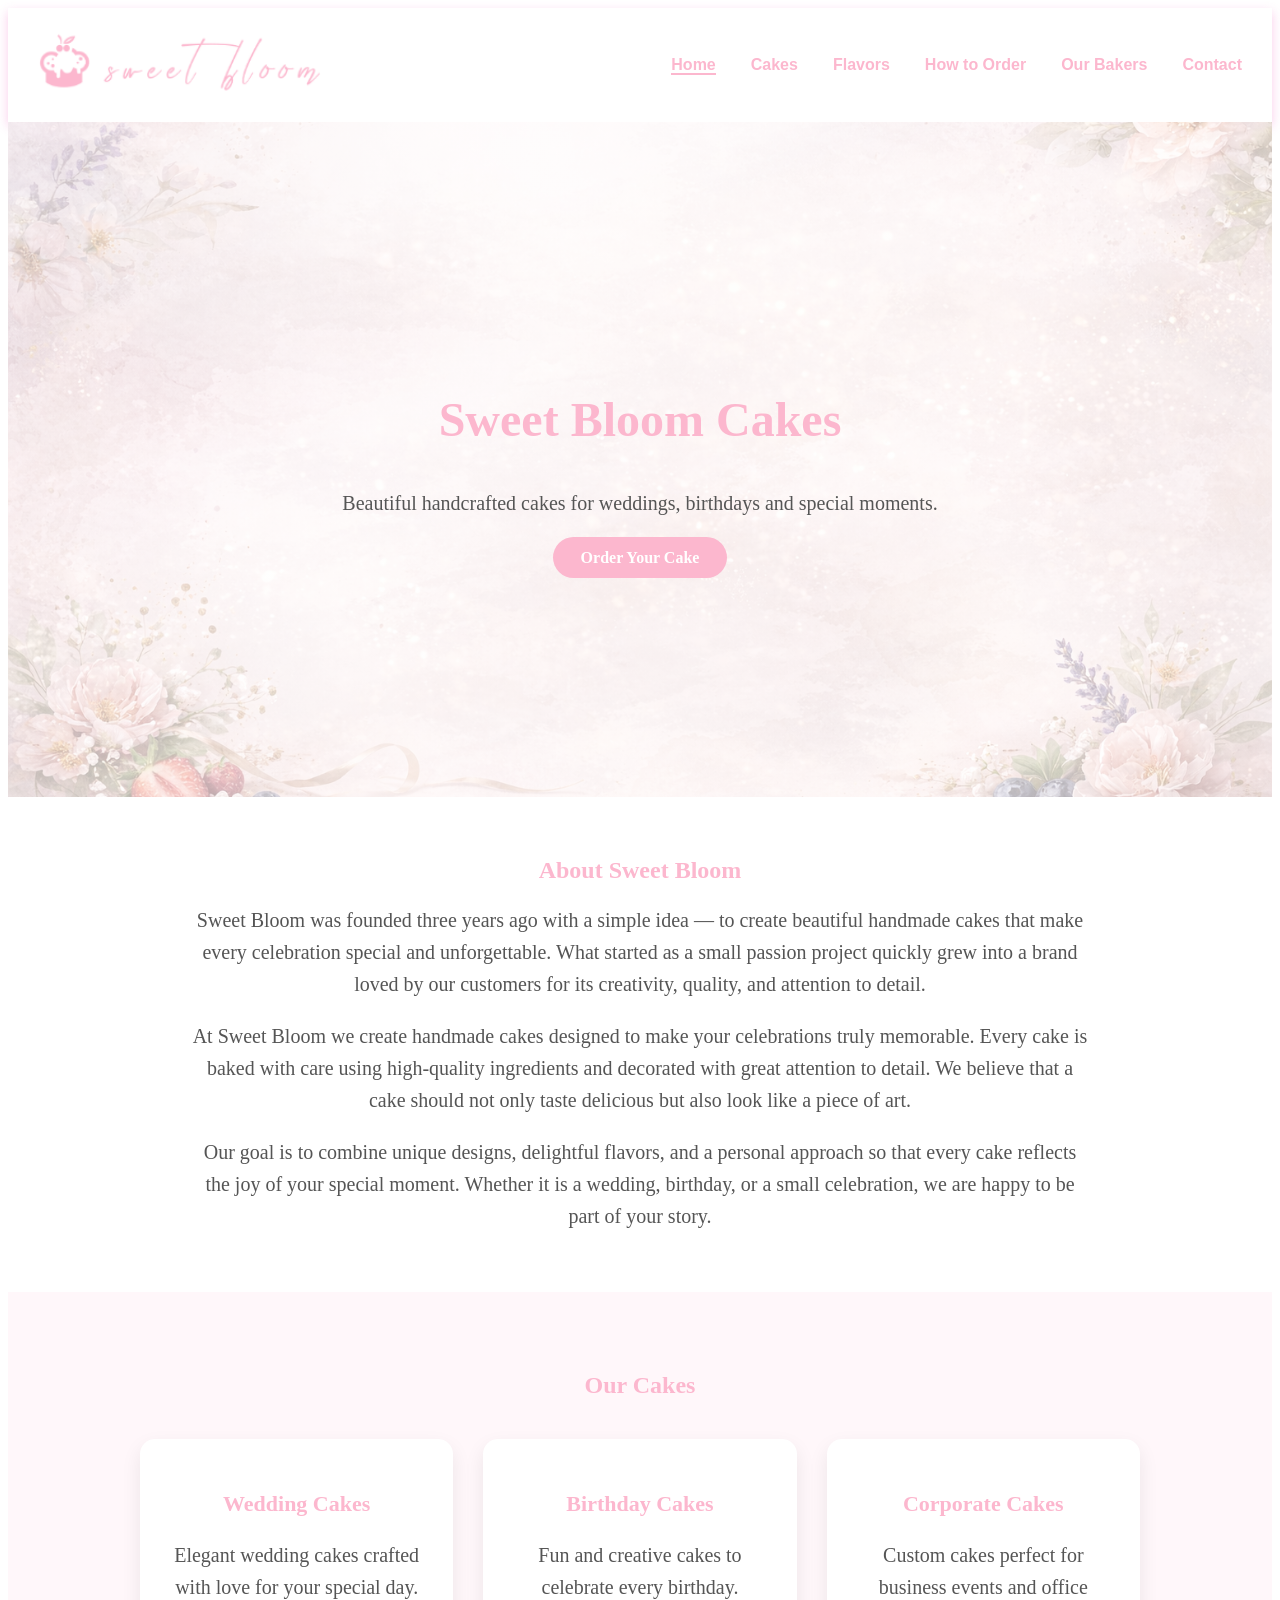
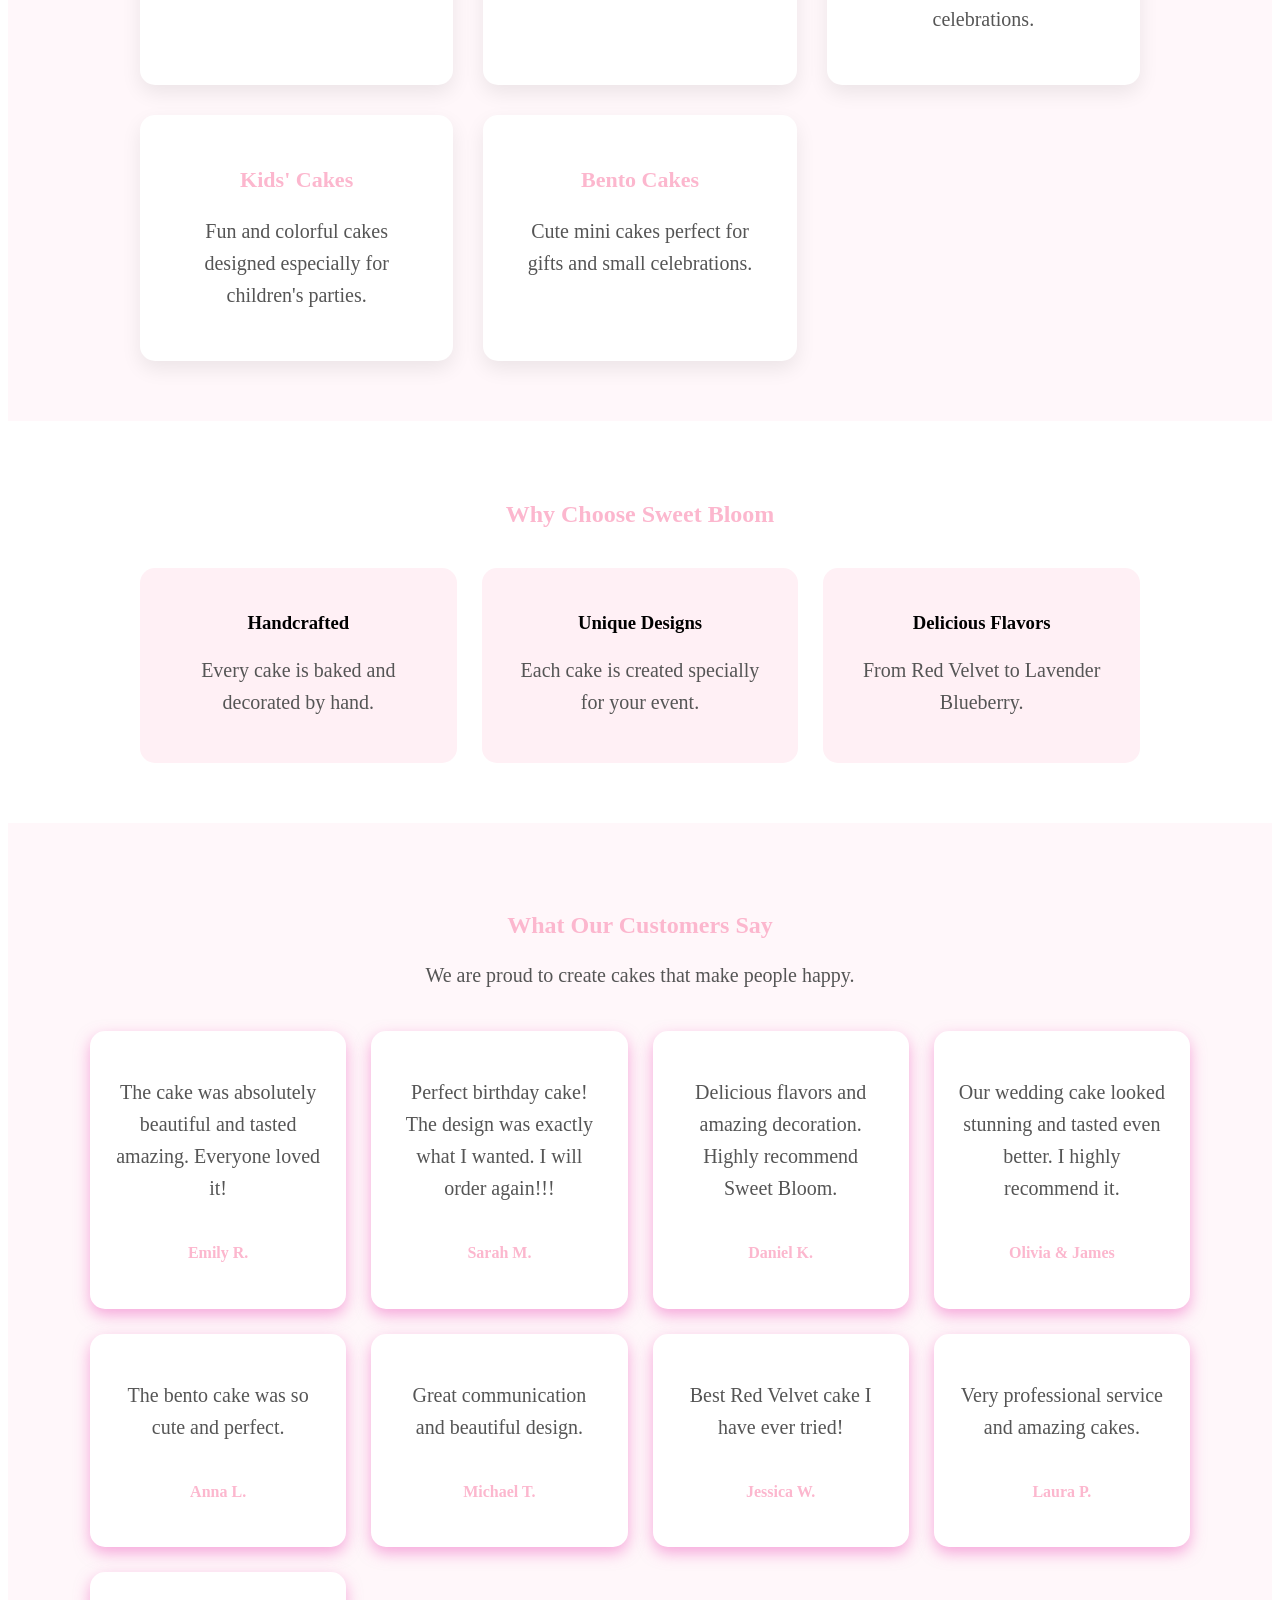
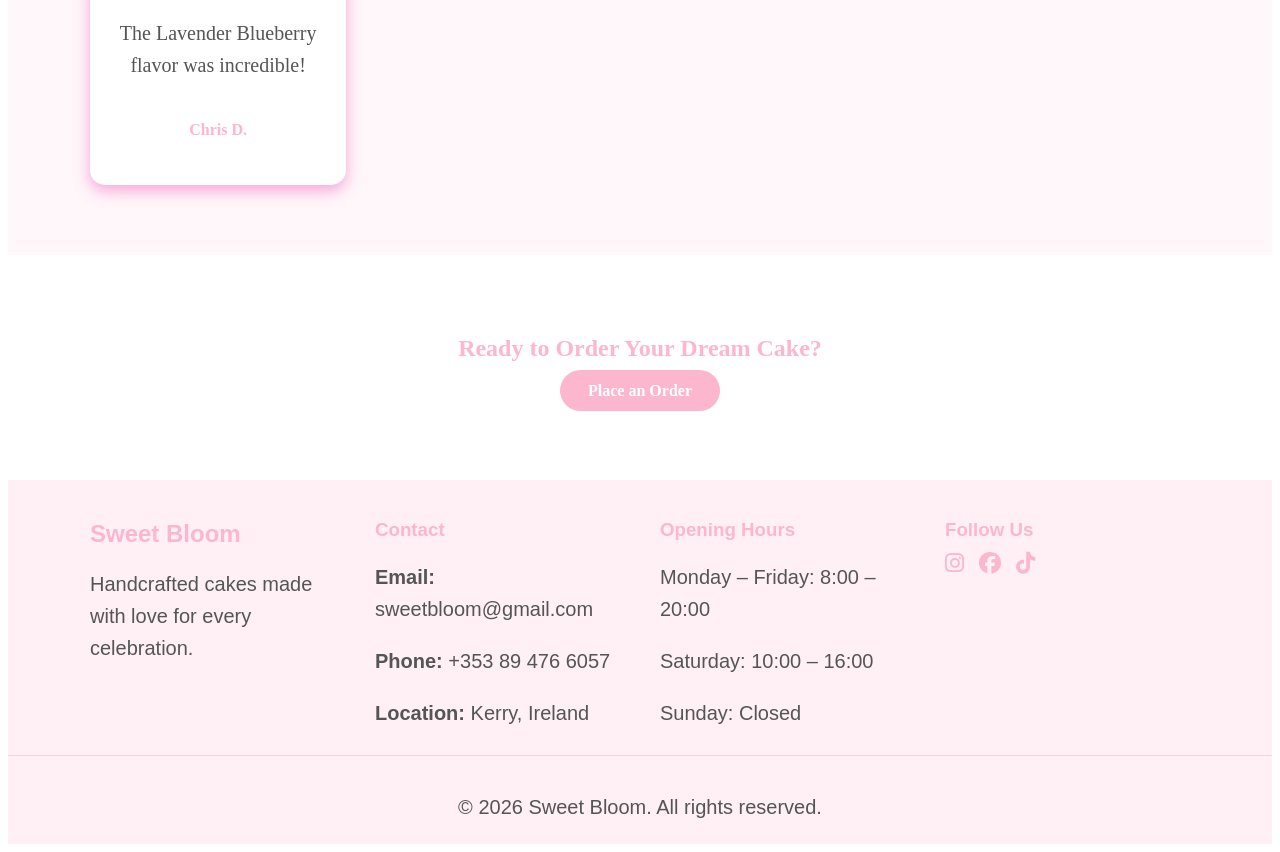
<file: index.html>
<!doctype html>
<html lang="en">
  <head>
    <meta charset="UTF-8" />
    <meta name="viewport" content="width=device-width, initial-scale=1.0" />
    <title>Sweet bloom</title>
  </head>

  <link
      rel="stylesheet"
      href="https://cdnjs.cloudflare.com/ajax/libs/font-awesome/6.5.0/css/all.min.css"
    />
  <link rel="stylesheet" href="./styles/index.css" />
  <body>
    <header>
      <nav class="navbar">
        <a href="#" class="logo">
          <img
            src="./images/logo/Screenshot 2026-03-10 151927.png"
            alt="Sweet Bloom"
          />
        </a>
        <ul class="nav-menu">
          <li><a href="#" class="active">Home</a></li>
          <li><a href="./pages/cakes.html">Cakes</a></li>
          <li><a href="./pages/flavors.html">Flavors</a></li>
          <li><a href="./pages/order.html">How to Order</a></li>
          <li><a href="./pages/bakers.html">Our Bakers</a></li>
          <li><a href="./pages/contact.html">Contact</a></li>
        </ul>
      </nav>
    </header>
    <main>
      <section class="hero">
        <div class="hero-text">
          <h1>Sweet Bloom Cakes</h1>
          <p>
            Beautiful handcrafted cakes for weddings, birthdays and special
            moments.
          </p>

          <a href="./pages/order.html" class="hero-btn">Order Your Cake</a>
        </div>
      </section>

      <section class="about">
        <h2>About Sweet Bloom</h2>

        <p>
          Sweet Bloom was founded three years ago with a simple idea — to create
          beautiful handmade cakes that make every celebration special and
          unforgettable. What started as a small passion project quickly grew
          into a brand loved by our customers for its creativity, quality, and
          attention to detail.
        </p>
        <p>
          At Sweet Bloom we create handmade cakes designed to make your
          celebrations truly memorable. Every cake is baked with care using
          high-quality ingredients and decorated with great attention to detail.
          We believe that a cake should not only taste delicious but also look
          like a piece of art.
        </p>
        <p>
          Our goal is to combine unique designs, delightful flavors, and a
          personal approach so that every cake reflects the joy of your special
          moment. Whether it is a wedding, birthday, or a small celebration, we
          are happy to be part of your story.
        </p>
      </section>

      <section class="categories">
        <h2>Our Cakes</h2>

        <div class="categories-container">
          <div class="category-card">
            <h3>Wedding Cakes</h3>
            <p>Elegant wedding cakes crafted with love for your special day.</p>
          </div>

          <div class="category-card">
            <h3>Birthday Cakes</h3>
            <p>Fun and creative cakes to celebrate every birthday.</p>
          </div>

          <div class="category-card">
            <h3>Corporate Cakes</h3>
            <p>
              Custom cakes perfect for business events and office celebrations.
            </p>
          </div>

          <div class="category-card">
            <h3>Kids' Cakes</h3>
            <p>
              Fun and colorful cakes designed especially for children's parties.
            </p>
          </div>

          <div class="category-card">
            <h3>Bento Cakes</h3>
            <p>Cute mini cakes perfect for gifts and small celebrations.</p>
          </div>
        </div>
      </section>

      <section class="why-us">
        <h2>Why Choose Sweet Bloom</h2>

        <div class="why-container">
          <div class="why-card">
            <h3>Handcrafted</h3>
            <p>Every cake is baked and decorated by hand.</p>
          </div>

          <div class="why-card">
            <h3>Unique Designs</h3>
            <p>Each cake is created specially for your event.</p>
          </div>

          <div class="why-card">
            <h3>Delicious Flavors</h3>
            <p>From Red Velvet to Lavender Blueberry.</p>
          </div>
        </div>
      </section>

      <section class="reviews">
        <h2>What Our Customers Say</h2>
        <p>We are proud to create cakes that make people happy.</p>

        <div class="reviews-container">
          <div class="review-card">
            <p>
              The cake was absolutely beautiful and tasted amazing. Everyone
              loved it!
            </p>
            <h4>Emily R.</h4>
          </div>

          <div class="review-card">
            <p>Perfect birthday cake! The design was exactly what I wanted. I will order again!!!</p>
            <h4>Sarah M.</h4>
          </div>

          <div class="review-card">
            <p>
              Delicious flavors and amazing decoration. Highly recommend Sweet
              Bloom.
            </p>
            <h4>Daniel K.</h4>
          </div>

          <div class="review-card">
            <p>Our wedding cake looked stunning and tasted even better. I highly recommend it.</p>
            <h4>Olivia & James</h4>
          </div>

          <div class="review-card">
            <p>
              The bento cake was so cute and perfect.
            </p>
            <h4>Anna L.</h4>
          </div>

          <div class="review-card">
            <p>Great communication and beautiful design.</p>
            <h4>Michael T.</h4>
          </div>

          <div class="review-card">
            <p>Best Red Velvet cake I have ever tried!</p>
            <h4>Jessica W.</h4>
          </div>

          <div class="review-card">
            <p>Very professional service and amazing cakes.</p>
            <h4>Laura P.</h4>
          </div>

          <div class="review-card">
            <p>The Lavender Blueberry flavor was incredible!</p>
            <h4>Chris D.</h4>
          </div>
        </div>
      </section>

      <section class="calltoaction">
        <h2>Ready to Order Your Dream Cake?</h2>

        <a href="./pages/order.html" class="calltoaction-btn">Place an Order</a>
      </section>
    </main>

    <footer class="site-footer">
      <div class="footer-container">
        <div class="footer-brand">
          <h2>Sweet Bloom</h2>
          <p>Handcrafted cakes made with love for every celebration.</p>
        </div>

        <div class="footer-contact">
          <h3>Contact</h3>
          <p><strong>Email:</strong> sweetbloom@gmail.com</p>
          <p><strong>Phone:</strong> +353 89 476 6057</p>
          <p><strong>Location:</strong> Kerry, Ireland</p>
        </div>

        <div class="footer-hours">
          <h3>Opening Hours</h3>
          <p>Monday – Friday: 8:00 – 20:00</p>
          <p>Saturday: 10:00 – 16:00</p>
          <p>Sunday: Closed</p>
        </div>

        <div class="footer-social">
          <h3>Follow Us</h3>

          <div class="social-icons">
            <a
              href="https://www.instagram.com/lizaa_aleks?igsh=bGlyYTc5bWZrcmZ3&utm_source=qr"
            >
              <i class="fa-brands fa-instagram"></i>
            </a>

            <a
              href="https://www.facebook.com/share/1AzQHWhmpN/?mibextid=wwXIfr"
            >
              <i class="fa-brands fa-facebook"></i>
            </a>

            <a
              href="https://www.tiktok.com/@lizaaleks1108?_r=1&_t=ZS-94eVuQFwfno"
            >
              <i class="fa-brands fa-tiktok"></i>
            </a>
          </div>
        </div>
      </div>

      <div class="footer-bottom">
        <p>© 2026 Sweet Bloom. All rights reserved.</p>
      </div>
    </footer>
  </body>
</html>
</file>
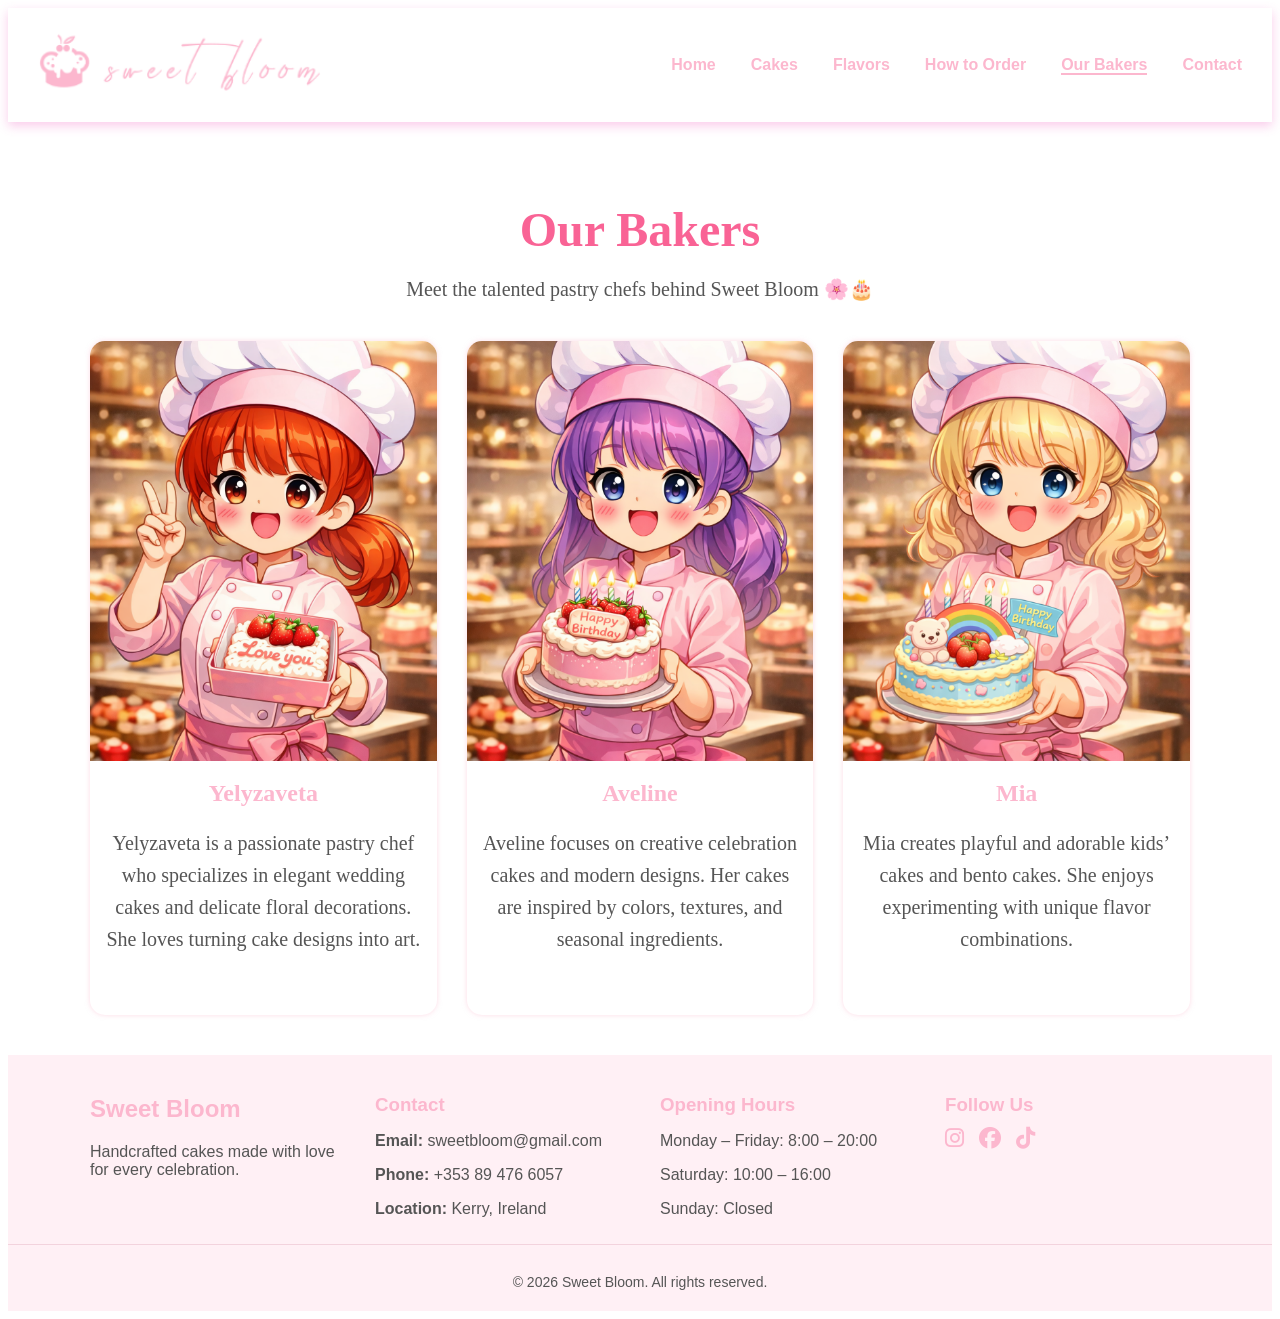
<file: pages/bakers.html>
<!doctype html>
<html lang="en">
  <head>
    <meta charset="UTF-8" />
    <meta name="viewport" content="width=device-width, initial-scale=1.0" />
    <title>Our bakers</title>
  </head>

  <link
      rel="stylesheet"
      href="https://cdnjs.cloudflare.com/ajax/libs/font-awesome/6.5.0/css/all.min.css"
    />
  <link rel="stylesheet" href="../styles/bakers.css" />
  <body>
    <header>
      <nav class="navbar">
        <a href="../index.html" class="logo">
          <img
            src="../images/logo/Screenshot 2026-03-10 151927.png"
            alt="Sweet Bloom"
          />
        </a>
        <ul class="nav-menu">
          <li><a href="../index.html">Home</a></li>
          <li><a href="./cakes.html">Cakes</a></li>
          <li><a href="./flavors.html">Flavors</a></li>
          <li><a href="./order.html">How to Order</a></li>
          <li><a href="#" class="active">Our Bakers</a></li>
          <li><a href="./contact.html">Contact</a></li>
        </ul>
      </nav>
    </header>

    <main>
      <section class="bakers-section">
        <h1>Our Bakers</h1>
        <p>
          Meet the talented pastry chefs behind Sweet Bloom &#127800;&#127874;
        </p>

        <div class="bakers-container">
          <div class="baker-card">
            <img
              src="../images/bakers/mainbakers1.png"
              alt="Yelyzaveta - Pastry Chef"
            />
            <h2>Yelyzaveta</h2>
            <p>
              Yelyzaveta is a passionate pastry chef who specializes in elegant
              wedding cakes and delicate floral decorations. She loves turning
              cake designs into art.
            </p>
          </div>

          <div class="baker-card">
            <img
              src="../images/bakers/mainbakers2.png"
              alt="Aveline - Cake Designer"
            />
            <h2>Aveline</h2>
            <p>
              Aveline focuses on creative celebration cakes and modern designs.
              Her cakes are inspired by colors, textures, and seasonal
              ingredients.
            </p>
          </div>

          <div class="baker-card">
            <img
              src="../images/bakers/mainbakers3.png"
              alt="Mia - Pastry Artist"
            />
            <h2>Mia</h2>
            <p>
              Mia creates playful and adorable kids’ cakes and bento cakes. She
              enjoys experimenting with unique flavor combinations.
            </p>
          </div>
        </div>
      </section>
    </main>
    <footer class="site-footer">
      <div class="footer-container">
        <div class="footer-brand">
          <h2>Sweet Bloom</h2>
          <p>Handcrafted cakes made with love for every celebration.</p>
        </div>

        <div class="footer-contact">
          <h3>Contact</h3>
          <p><strong>Email:</strong> sweetbloom@gmail.com</p>
          <p><strong>Phone:</strong> +353 89 476 6057</p>
          <p><strong>Location:</strong> Kerry, Ireland</p>
        </div>

        <div class="footer-hours">
          <h3>Opening Hours</h3>
          <p>Monday – Friday: 8:00 – 20:00</p>
          <p>Saturday: 10:00 – 16:00</p>
          <p>Sunday: Closed</p>
        </div>

        <div class="footer-social">
          <h3>Follow Us</h3>

          <div class="social-icons">
            <a
              href="https://www.instagram.com/lizaa_aleks?igsh=bGlyYTc5bWZrcmZ3&utm_source=qr"
            >
              <i class="fa-brands fa-instagram"></i>
            </a>

            <a
              href="https://www.facebook.com/share/1AzQHWhmpN/?mibextid=wwXIfr"
            >
              <i class="fa-brands fa-facebook"></i>
            </a>

            <a
              href="https://www.tiktok.com/@lizaaleks1108?_r=1&_t=ZS-94eVuQFwfno"
            >
              <i class="fa-brands fa-tiktok"></i>
            </a>
          </div>
        </div>
      </div>

      <div class="footer-bottom">
        <p>© 2026 Sweet Bloom. All rights reserved.</p>
      </div>
    </footer>
  </body>
</html>
</file>
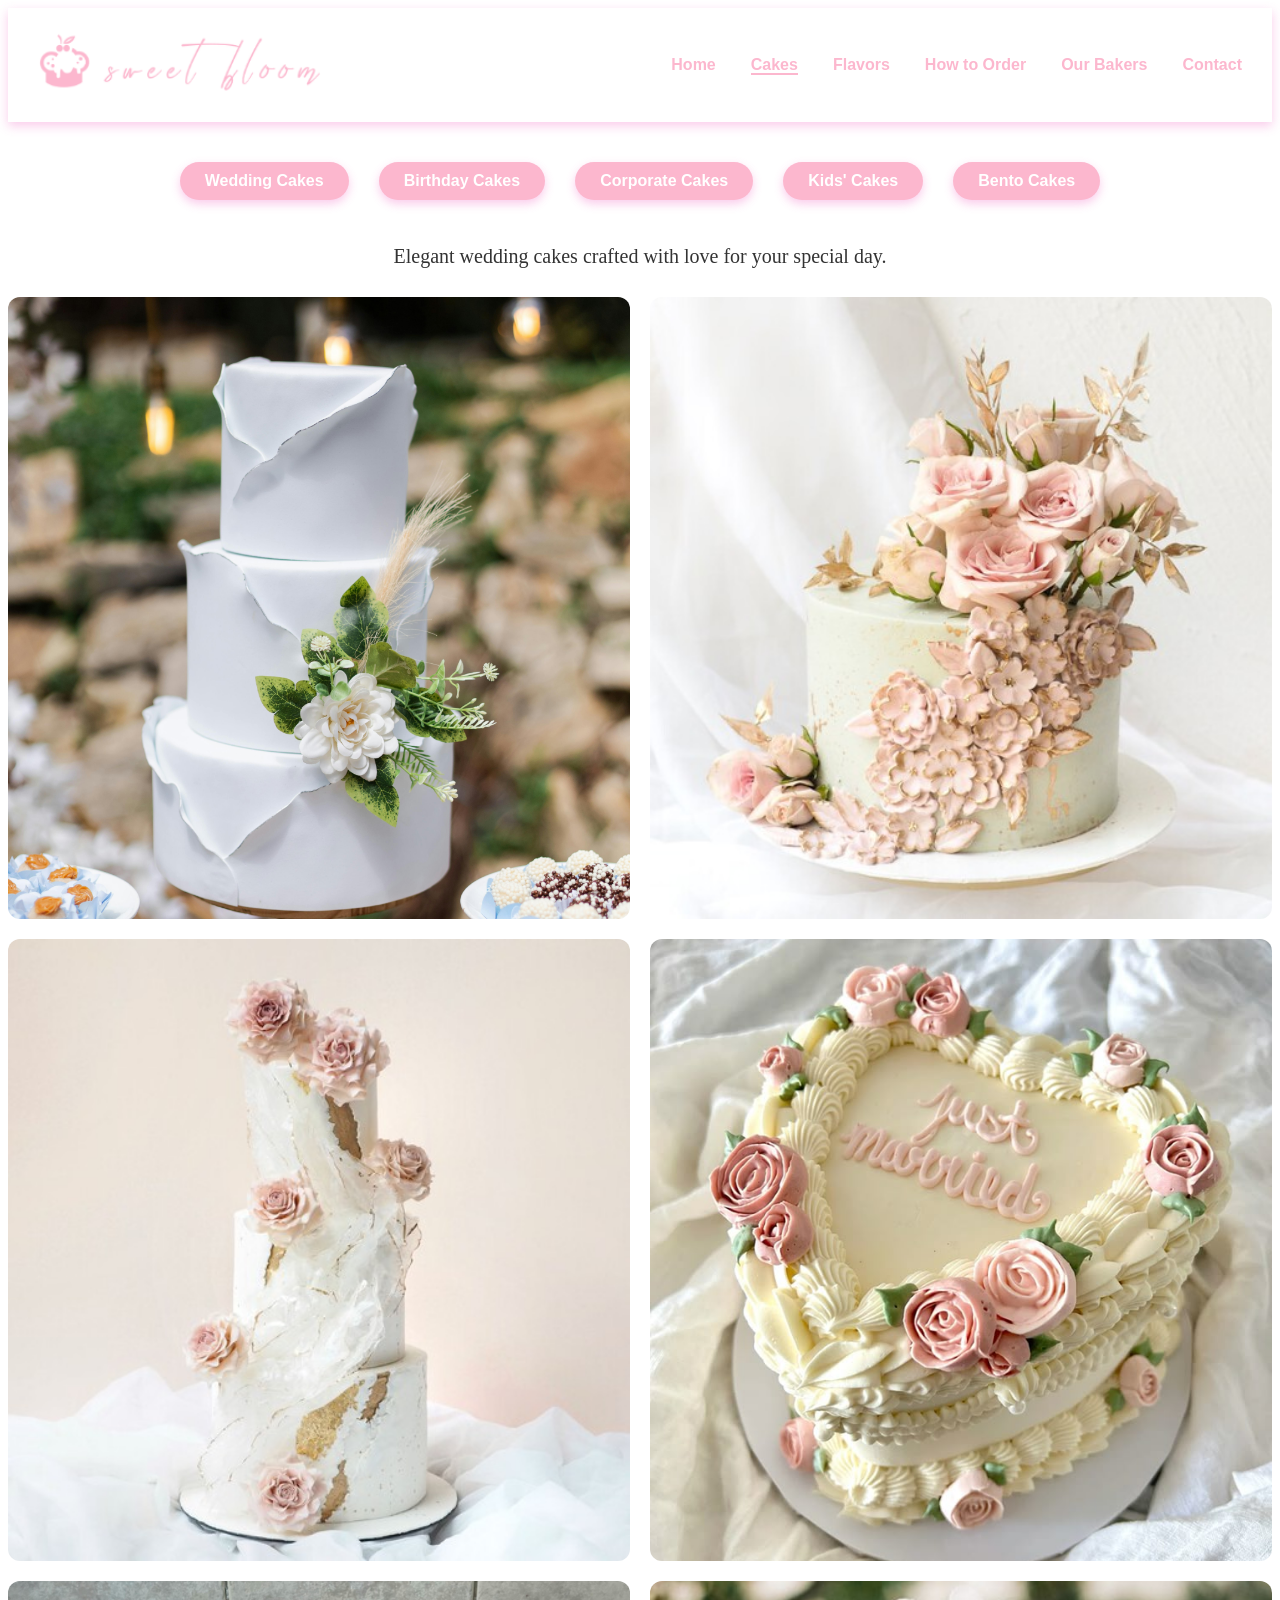
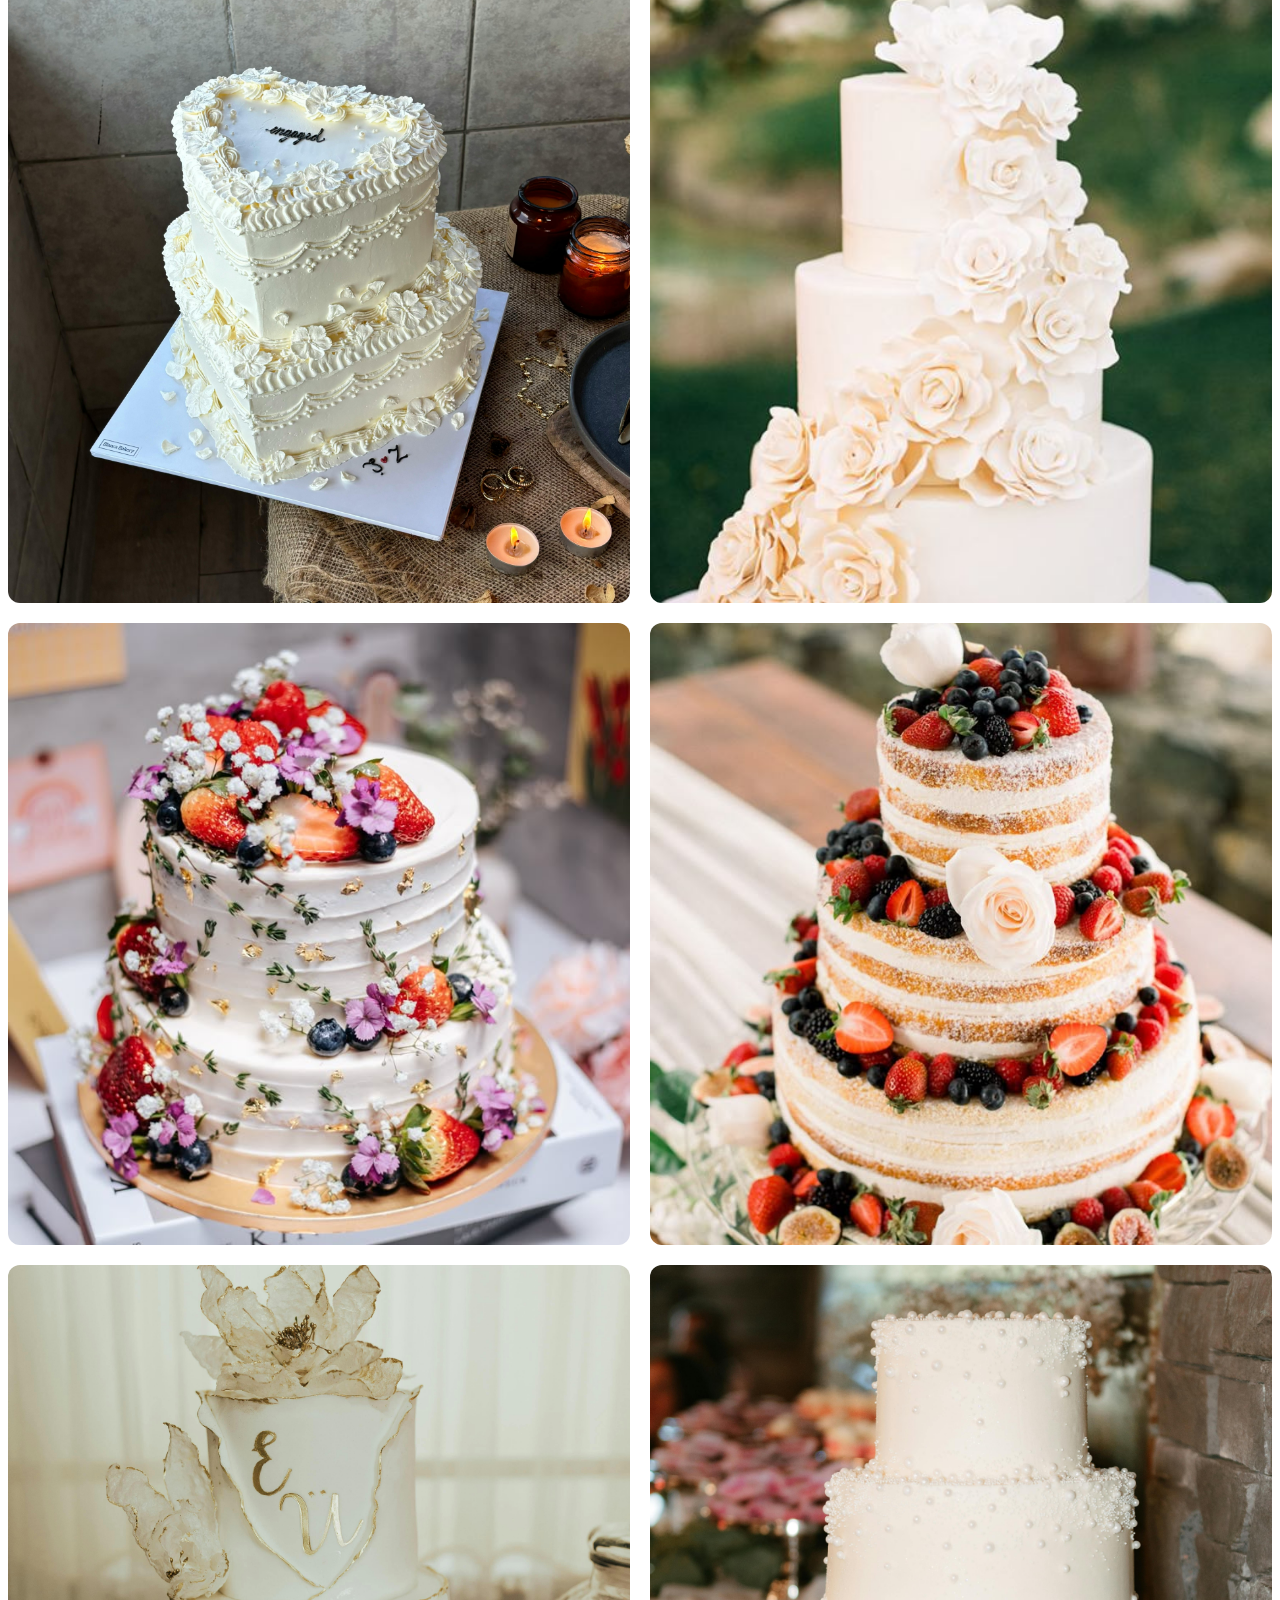
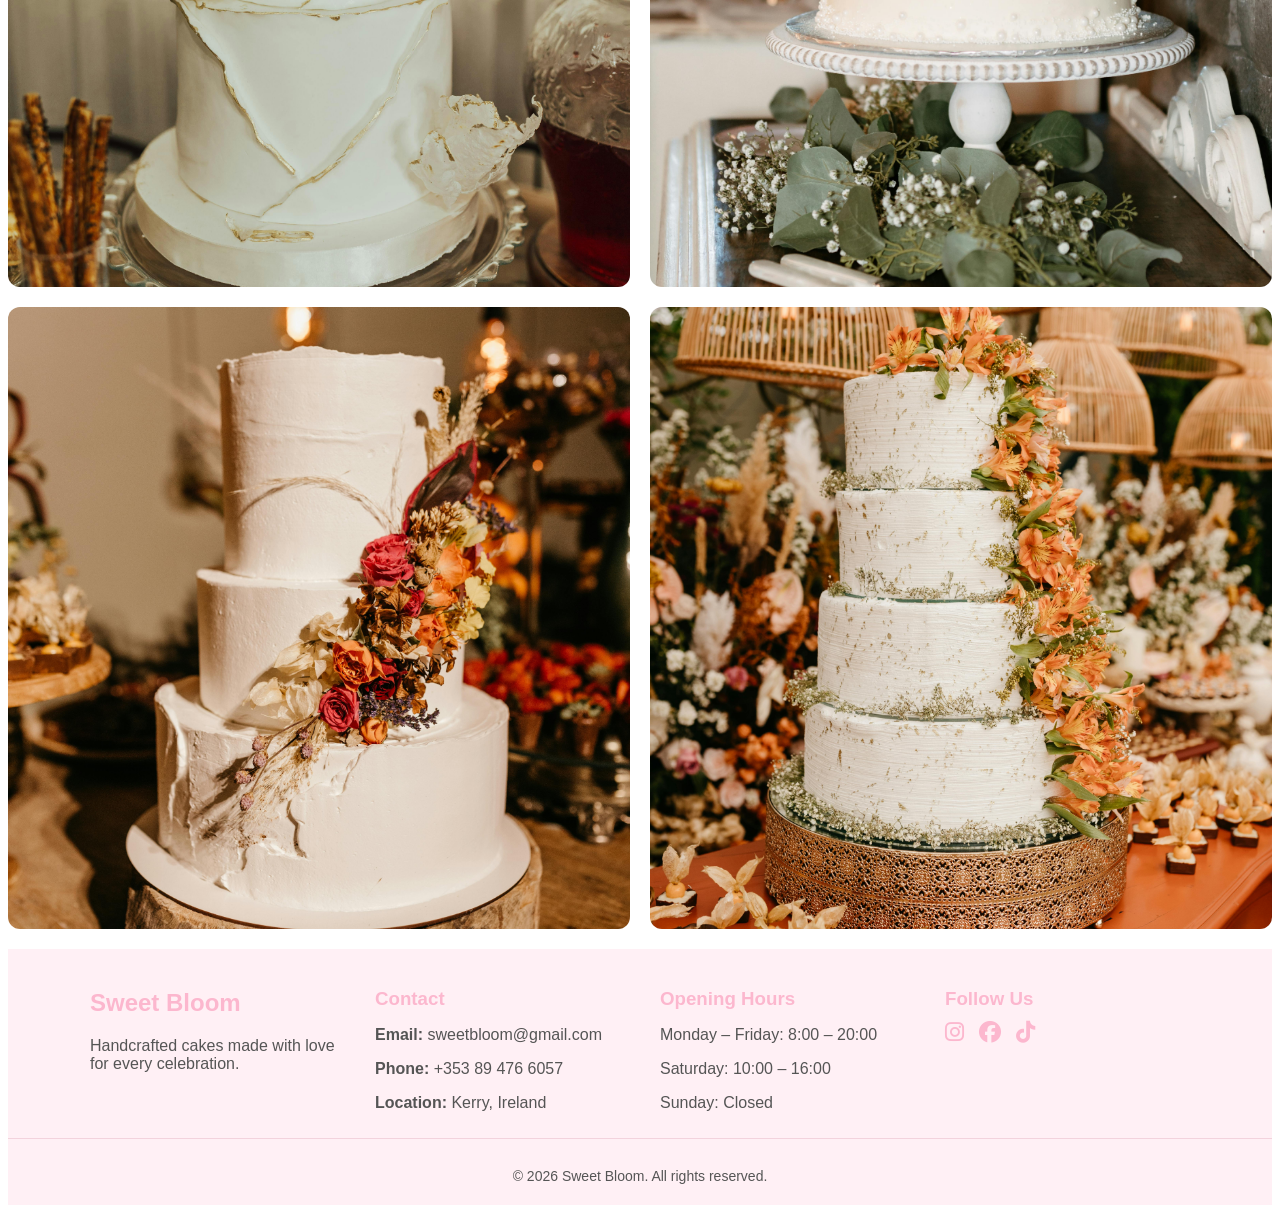
<file: pages/cakes.html>
<!doctype html>
<html lang="en">
  <head>
    <meta charset="UTF-8" />
    <meta name="viewport" content="width=device-width, initial-scale=1.0" />
    <title>Cakes</title>
  </head>

  <link
      rel="stylesheet"
      href="https://cdnjs.cloudflare.com/ajax/libs/font-awesome/6.5.0/css/all.min.css"
    />
  <link rel="stylesheet" href="../styles/cakes.css" />
  <body>
    <header>
      <nav class="navbar">
        <a href="../index.html" class="logo">
          <img
            src="../images/logo/Screenshot 2026-03-10 151927.png"
            alt="Sweet Bloom"
          />
        </a>
        <ul class="nav-menu">
          <li><a href="../index.html">Home</a></li>
          <li><a href="#" class="active">Cakes</a></li>
          <li><a href="./flavors.html">Flavors</a></li>
          <li><a href="./order.html">How to Order</a></li>
          <li><a href="./bakers.html">Our Bakers</a></li>
          <li><a href="./contact.html">Contact</a></li>
        </ul>
      </nav>
    </header>
    <main>
      <div class="cake-buttons">
        <button onclick="showCategory('wedding')">Wedding Cakes</button>
        <button onclick="showCategory('birthday')">Birthday Cakes</button>
        <button onclick="showCategory('corporate')">Corporate Cakes</button>
        <button onclick="showCategory('kids')">Kids' Cakes</button>
        <button onclick="showCategory('bento')">Bento Cakes</button>
      </div>

      <div class="cakes-container">
        <!-- Wedding Cakes -->
        <div id="wedding" class="cake-category active">
          <p>Elegant wedding cakes crafted with love for your special day.</p>
          <div class="cake-grid">
            <img
              src="../images/wedding cakes/wedding cakes1.jpg"
              alt="Wedding Cake 1"
            />
            <img
              src="../images/wedding cakes/wedding cakes2.jpeg"
              alt="Wedding Cake 2"
            />
            <img
              src="../images/wedding cakes/wedding cakes3.jpeg"
              alt="Wedding Cake 3"
            />
            <img
              src="../images/wedding cakes/wedding cakes4.jpg"
              alt="Wedding Cake 4"
            />
            <img
              src="../images/wedding cakes/wedding cakes5.jpg"
              alt="Wedding Cake 5"
            />
            <img
              src="../images/wedding cakes/wedding cakes6.jpg"
              alt="Wedding Cake 6"
            />
            <img
              src="../images/wedding cakes/wedding cakes7.jpg"
              alt="Wedding Cake 7"
            />
            <img
              src="../images/wedding cakes/wedding cakes8.jpg"
              alt="Wedding Cake 8"
            />
            <img
              src="../images/wedding cakes/wedding cakes9.jpg"
              alt="Wedding Cake 9"
            />
            <img
              src="../images/wedding cakes/wedding cakes10.jpg"
              alt="Wedding Cake 10"
            />
            <img
              src="../images/wedding cakes/wedding cakes11.jpg"
              alt="Wedding Cake 11"
            />
            <img
              src="../images/wedding cakes/wedding cakes12.jpg"
              alt="Wedding Cake 12"
            />
          </div>
        </div>

        <!-- Birthday Cakes -->
        <div id="birthday" class="cake-category">
          <p>Beautiful birthday cakes for unforgettable celebrations.</p>
          <div class="cake-grid">
            <img
              src="../images/birthday cakes/birthday cakes1.jpg"
              alt="Birthday Cake 1"
            />
            <img
              src="../images/birthday cakes/birthday cakes2.webp"
              alt="Birthday Cake 2"
            />
            <img
              src="../images/birthday cakes/birthday cakes3.jpg"
              alt="Birthday Cake 3"
            />
            <img
              src="../images/birthday cakes/birthday cakes4.webp"
              alt="Birthday Cake 4"
            />
            <img
              src="../images/birthday cakes/birthday cakes5.webp"
              alt="Birthday Cake 5"
            />
            <img
              src="../images/birthday cakes/birthday cakes6.jpg"
              alt="Birthday Cake 6"
            />
            <img
              src="../images/birthday cakes/birthday cakes7.jpg"
              alt="Birthday Cake 7"
            />
            <img
              src="../images/birthday cakes/birthday cakes8.webp"
              alt="Birthday Cake 8"
            />
            <img
              src="../images/birthday cakes/birthday cakes9.webp"
              alt="Birthday Cake 9"
            />
            <img
              src="../images/birthday cakes/birthday cakes10.jfif"
              alt="Birthday Cake 10"
            />
            <img
              src="../images/birthday cakes/birthday cakes11.jfif"
              alt="Birthday Cake 11"
            />
            <img
              src="../images/birthday cakes/birthday cakes12.jpeg"
              alt="Birthday Cake 12"
            />
          </div>
        </div>

        <!-- Corporate Cakes -->
        <div id="corporate" class="cake-category">
          <p>
            Custom cakes perfect for business events and office celebrations.
          </p>
          <div class="cake-grid">
            <img
              src="../images/corporate cakes/corporate cakes1.png"
              alt="Corporate Cake 1"
            />
            <img
              src="../images/corporate cakes/corporate cakes2.jpg"
              alt="Corporate Cake 2"
            />
            <img
              src="../images/corporate cakes/corporate cakes3.jpg"
              alt="Corporate Cake 3"
            />
            <img
              src="../images/corporate cakes/corporate cakes4.jpeg"
              alt="Corporate Cake 4"
            />
            <img
              src="../images/corporate cakes/corporate cakes5.jpeg"
              alt="Corporate Cake 5"
            />
            <img
              src="../images/corporate cakes/corporate cakes6.webp"
              alt="Corporate Cake 6"
            />
            <img
              src="../images/corporate cakes/corporate cakes7.jpg"
              alt="Corporate Cake 7"
            />
            <img
              src="../images/corporate cakes/corporate cakes8.webp"
              alt="Corporate Cake 8"
            />
            <img
              src="../images/corporate cakes/corporate cakes9.webp"
              alt="Corporate Cake 9"
            />
            <img
              src="../images/corporate cakes/corporate cakes10.jpg"
              alt="Corporate Cake 10"
            />
            <img
              src="../images/corporate cakes/corporate cakes11.webp"
              alt="Corporate Cake 11"
            />
            <img
              src="../images/corporate cakes/corporate cakes12.jpg"
              alt="Corporate Cake 12"
            />
          </div>
        </div>

        <!-- Kids' Cakes -->
        <div id="kids" class="cake-category">
          <p>
            Fun and colorful cakes designed especially for children's parties.
          </p>
          <div class="cake-grid">
            <img
              src="../images/kids’ cakes/kids’ cakes1.jpg"
              alt="Kids Cake 1"
            />
            <img
              src="../images/kids’ cakes/kids’ cakes2.jpg"
              alt="Kids Cake 2"
            />
            <img
              src="../images/kids’ cakes/kids’ cakes3.jpg"
              alt="Kids Cake 3"
            />
            <img
              src="../images/kids’ cakes/kids’ cakes4.jpg"
              alt="Kids Cake 4"
            />
            <img
              src="../images/kids’ cakes/kids’ cakes5.jpg"
              alt="Kids Cake 5"
            />
            <img
              src="../images/kids’ cakes/kids’ cakes6.jpg"
              alt="Kids Cake 6"
            />
            <img
              src="../images/kids’ cakes/kids’ cakes7.jpg"
              alt="Kids Cake 7"
            />
            <img
              src="../images/kids’ cakes/kids’ cakes8.jpg"
              alt="Kids Cake 8"
            />
            <img
              src="../images/kids’ cakes/kids’ cakes9.jpg"
              alt="Kids Cake 9"
            />
            <img
              src="../images/kids’ cakes/kids’ cakes10.jpg"
              alt="Kids Cake 10"
            />
            <img
              src="../images/kids’ cakes/kids’ cakes11.jpg"
              alt="Kids Cake 11"
            />
            <img
              src="../images/kids’ cakes/kids’ cakes12.jpg"
              alt="Kids Cake 12"
            />
          </div>
        </div>

        <!-- Bento Cakes -->
        <div id="bento" class="cake-category">
          <p>Small bento cakes perfect for gifts and mini celebrations.</p>
          <div class="cake-grid">
            <img
              src="../images/bento cakes/bento cakes1.webp"
              alt="Bento Cake 1"
            />
            <img
              src="../images/bento cakes/bento cakes2.webp_1749889674193"
              alt="Bento Cake 2"
            />
            <img
              src="../images/bento cakes/bento cakes3.webp"
              alt="Bento Cake 3"
            />
            <img
              src="../images/bento cakes/bento cakes4.webp"
              alt="Bento Cake 4"
            />
            <img
              src="../images/bento cakes/bento cakes5.png"
              alt="Bento Cake 5"
            />
            <img
              src="../images/bento cakes/bento cakes6.jpg"
              alt="Bento Cake 6"
            />
            <img
              src="../images/bento cakes/bento cakes7.jpg"
              alt="Bento Cake 7"
            />
            <img
              src="../images/bento cakes/bento cakes8.avif"
              alt="Bento Cake 8"
            />
            <img
              src="../images/bento cakes/bento cakes9.webp"
              alt="Bento Cake 9"
            />
            <img
              src="../images/bento cakes/bento cakes10.jfif"
              alt="Bento Cake 10"
            />
            <img
              src="../images/bento cakes/bento cakes11.jpg"
              alt="Bento Cake 11"
            />
            <img
              src="../images/bento cakes/bento cakes12.jfif"
              alt="Bento Cake 12"
            />
          </div>
        </div>
      </div>
    </main>
    <footer class="site-footer">
      <div class="footer-container">
        <div class="footer-brand">
          <h2>Sweet Bloom</h2>
          <p>Handcrafted cakes made with love for every celebration.</p>
        </div>

        <div class="footer-contact">
          <h3>Contact</h3>
          <p><strong>Email:</strong> sweetbloom@gmail.com</p>
          <p><strong>Phone:</strong> +353 89 476 6057</p>
          <p><strong>Location:</strong> Kerry, Ireland</p>
        </div>

        <div class="footer-hours">
          <h3>Opening Hours</h3>
          <p>Monday – Friday: 8:00 – 20:00</p>
          <p>Saturday: 10:00 – 16:00</p>
          <p>Sunday: Closed</p>
        </div>

        <div class="footer-social">
          <h3>Follow Us</h3>

          <div class="social-icons">
            <a
              href="https://www.instagram.com/lizaa_aleks?igsh=bGlyYTc5bWZrcmZ3&utm_source=qr"
            >
              <i class="fa-brands fa-instagram"></i>
            </a>

            <a
              href="https://www.facebook.com/share/1AzQHWhmpN/?mibextid=wwXIfr"
            >
              <i class="fa-brands fa-facebook"></i>
            </a>

            <a
              href="https://www.tiktok.com/@lizaaleks1108?_r=1&_t=ZS-94eVuQFwfno"
            >
              <i class="fa-brands fa-tiktok"></i>
            </a>
          </div>
        </div>
      </div>

      <div class="footer-bottom">
        <p>© 2026 Sweet Bloom. All rights reserved.</p>
      </div>
    </footer>
    <script>
      function showCategory(category) {
        let sections = document.querySelectorAll(".cake-category");
        sections.forEach((section) => {
          section.classList.remove("active");
        });

        document.getElementById(category).classList.add("active");
      }
    </script>
  </body>
</html>
</file>
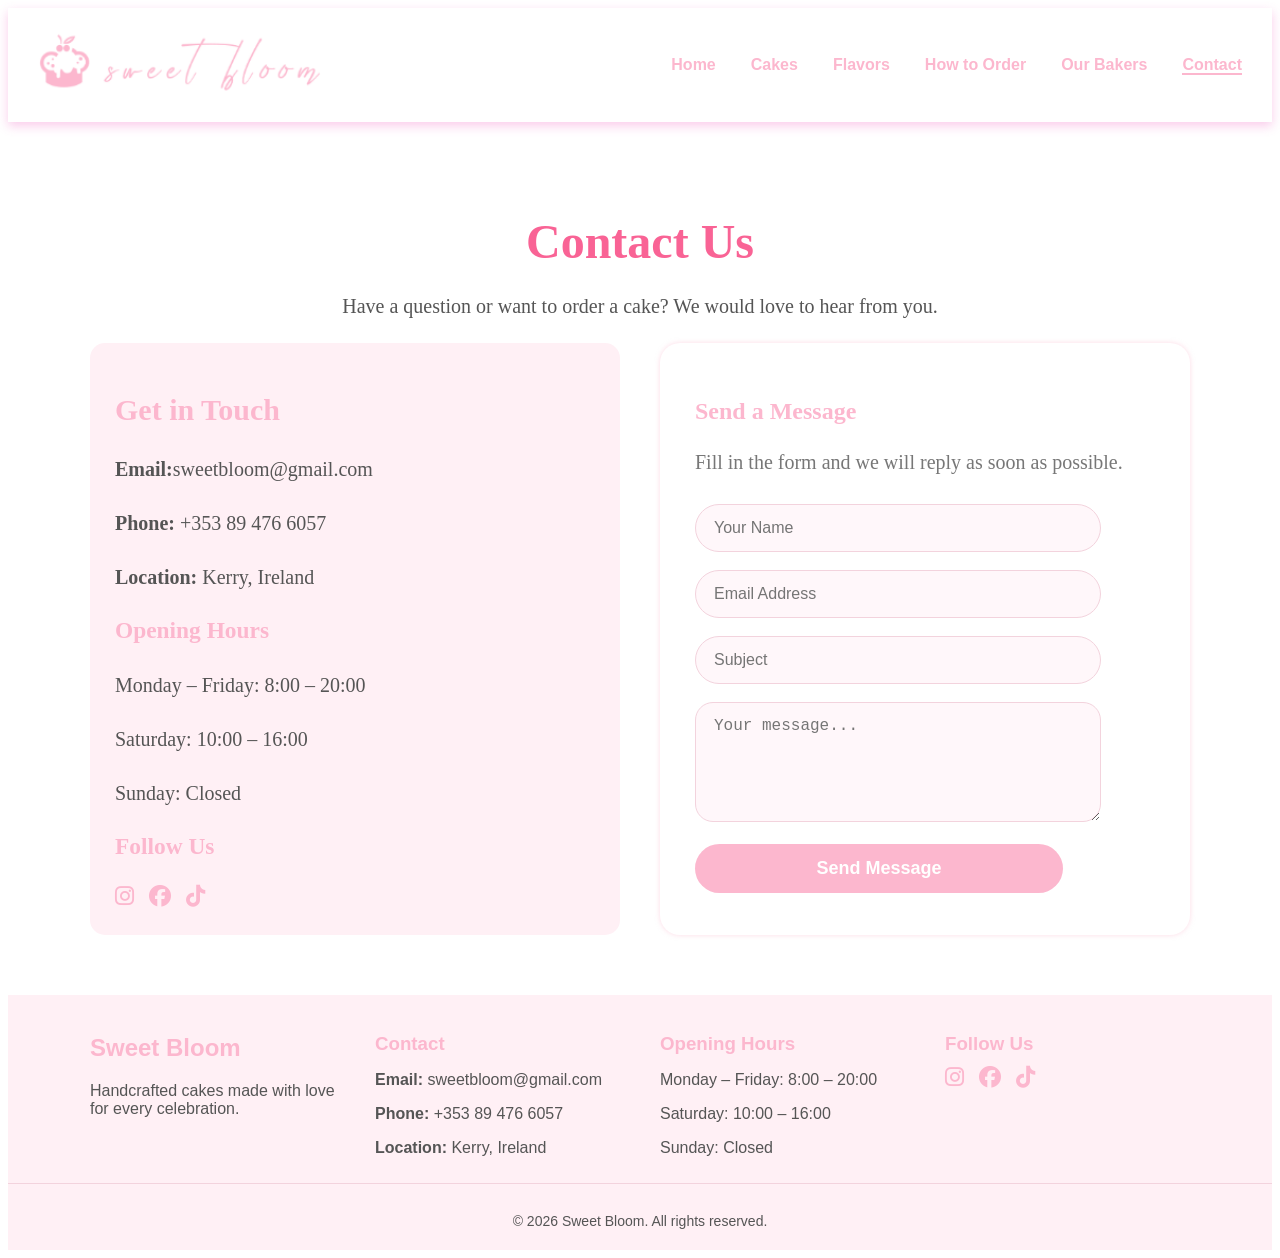
<file: pages/contact.html>
<!doctype html>
<html lang="en">
  <head>
    <meta charset="UTF-8" />
    <meta name="viewport" content="width=device-width, initial-scale=1.0" />
    <title>Contact</title>
  </head>

  <link
      rel="stylesheet"
      href="https://cdnjs.cloudflare.com/ajax/libs/font-awesome/6.5.0/css/all.min.css"
    />
  <link rel="stylesheet" href="../styles/contact.css" />
  <body>
    <header>
      <nav class="navbar">
        <a href="../index.html" class="logo">
          <img
            src="../images/logo/Screenshot 2026-03-10 151927.png"
            alt="Sweet Bloom"
          />
        </a>
        <ul class="nav-menu">
          <li><a href="../index.html">Home</a></li>
          <li><a href="./cakes.html">Cakes</a></li>
          <li><a href="./flavors.html">Flavors</a></li>
          <li><a href="./order.html">How to Order</a></li>
          <li><a href="./bakers.html">Our Bakers</a></li>
          <li><a href="#" class="active">Contact</a></li>
        </ul>
      </nav>
    </header>

    <main class="contact-page">
      <h1>Contact Us</h1>
      <p>
        Have a question or want to order a cake? We would love to hear from you.
      </p>

      <div class="contact-container">
        <div class="contact-info">
          <h2>Get in Touch</h2>

          <p><strong>Email:</strong>sweetbloom@gmail.com</p>
          <p><strong>Phone:</strong> +353 89 476 6057</p>
          <p><strong>Location:</strong> Kerry, Ireland</p>

          <h3>Opening Hours</h3>
          <p>Monday – Friday: 8:00 – 20:00</p>
          <p>Saturday: 10:00 – 16:00</p>
          <p>Sunday: Closed</p>

          <h3>Follow Us</h3>
          <div class="social-icons">
            <a
              href="https://www.instagram.com/lizaa_aleks?igsh=bGlyYTc5bWZrcmZ3&utm_source=qr"
              ><i class="fa-brands fa-instagram"></i
            ></a>
            <a href="https://www.facebook.com/share/1AzQHWhmpN/?mibextid=wwXIfr"
              ><i class="fa-brands fa-facebook"></i
            ></a>
            <a
              href="https://www.tiktok.com/@lizaaleks1108?_r=1&_t=ZS-94eVuQFwfno"
              ><i class="fa-brands fa-tiktok"></i
            ></a>
          </div>
        </div>

        <div class="contact-form">
          <h2>Send a Message</h2>
          <p>Fill in the form and we will reply as soon as possible.</p>

          <form class="message-form">
            <div class="input-group">
              <input type="text" placeholder="Your Name" required />
            </div>

            <div class="input-group">
              <input type="email" placeholder="Email Address" required />
            </div>

            <div class="input-group">
              <input type="text" placeholder="Subject" />
            </div>

            <div class="input-group">
              <textarea
                placeholder="Your message..."
                rows="5"
                required
              ></textarea>
            </div>

            <button type="submit" class="send-btn">Send Message</button>
          </form>
        </div>
      </div>
    </main>
    <footer class="site-footer">
      <div class="footer-container">
        <div class="footer-brand">
          <h2>Sweet Bloom</h2>
          <p>Handcrafted cakes made with love for every celebration.</p>
        </div>

        <div class="footer-contact">
          <h3>Contact</h3>
          <p><strong>Email:</strong> sweetbloom@gmail.com</p>
          <p><strong>Phone:</strong> +353 89 476 6057</p>
          <p><strong>Location:</strong> Kerry, Ireland</p>
        </div>

        <div class="footer-hours">
          <h3>Opening Hours</h3>
          <p>Monday – Friday: 8:00 – 20:00</p>
          <p>Saturday: 10:00 – 16:00</p>
          <p>Sunday: Closed</p>
        </div>

        <div class="footer-social">
          <h3>Follow Us</h3>

          <div class="social-icons">
            <a
              href="https://www.instagram.com/lizaa_aleks?igsh=bGlyYTc5bWZrcmZ3&utm_source=qr"
            >
              <i class="fa-brands fa-instagram"></i>
            </a>

            <a
              href="https://www.facebook.com/share/1AzQHWhmpN/?mibextid=wwXIfr"
            >
              <i class="fa-brands fa-facebook"></i>
            </a>

            <a
              href="https://www.tiktok.com/@lizaaleks1108?_r=1&_t=ZS-94eVuQFwfno"
            >
              <i class="fa-brands fa-tiktok"></i>
            </a>
          </div>
        </div>
      </div>

      <div class="footer-bottom">
        <p>© 2026 Sweet Bloom. All rights reserved.</p>
      </div>
    </footer>
  </body>
</html>
</file>
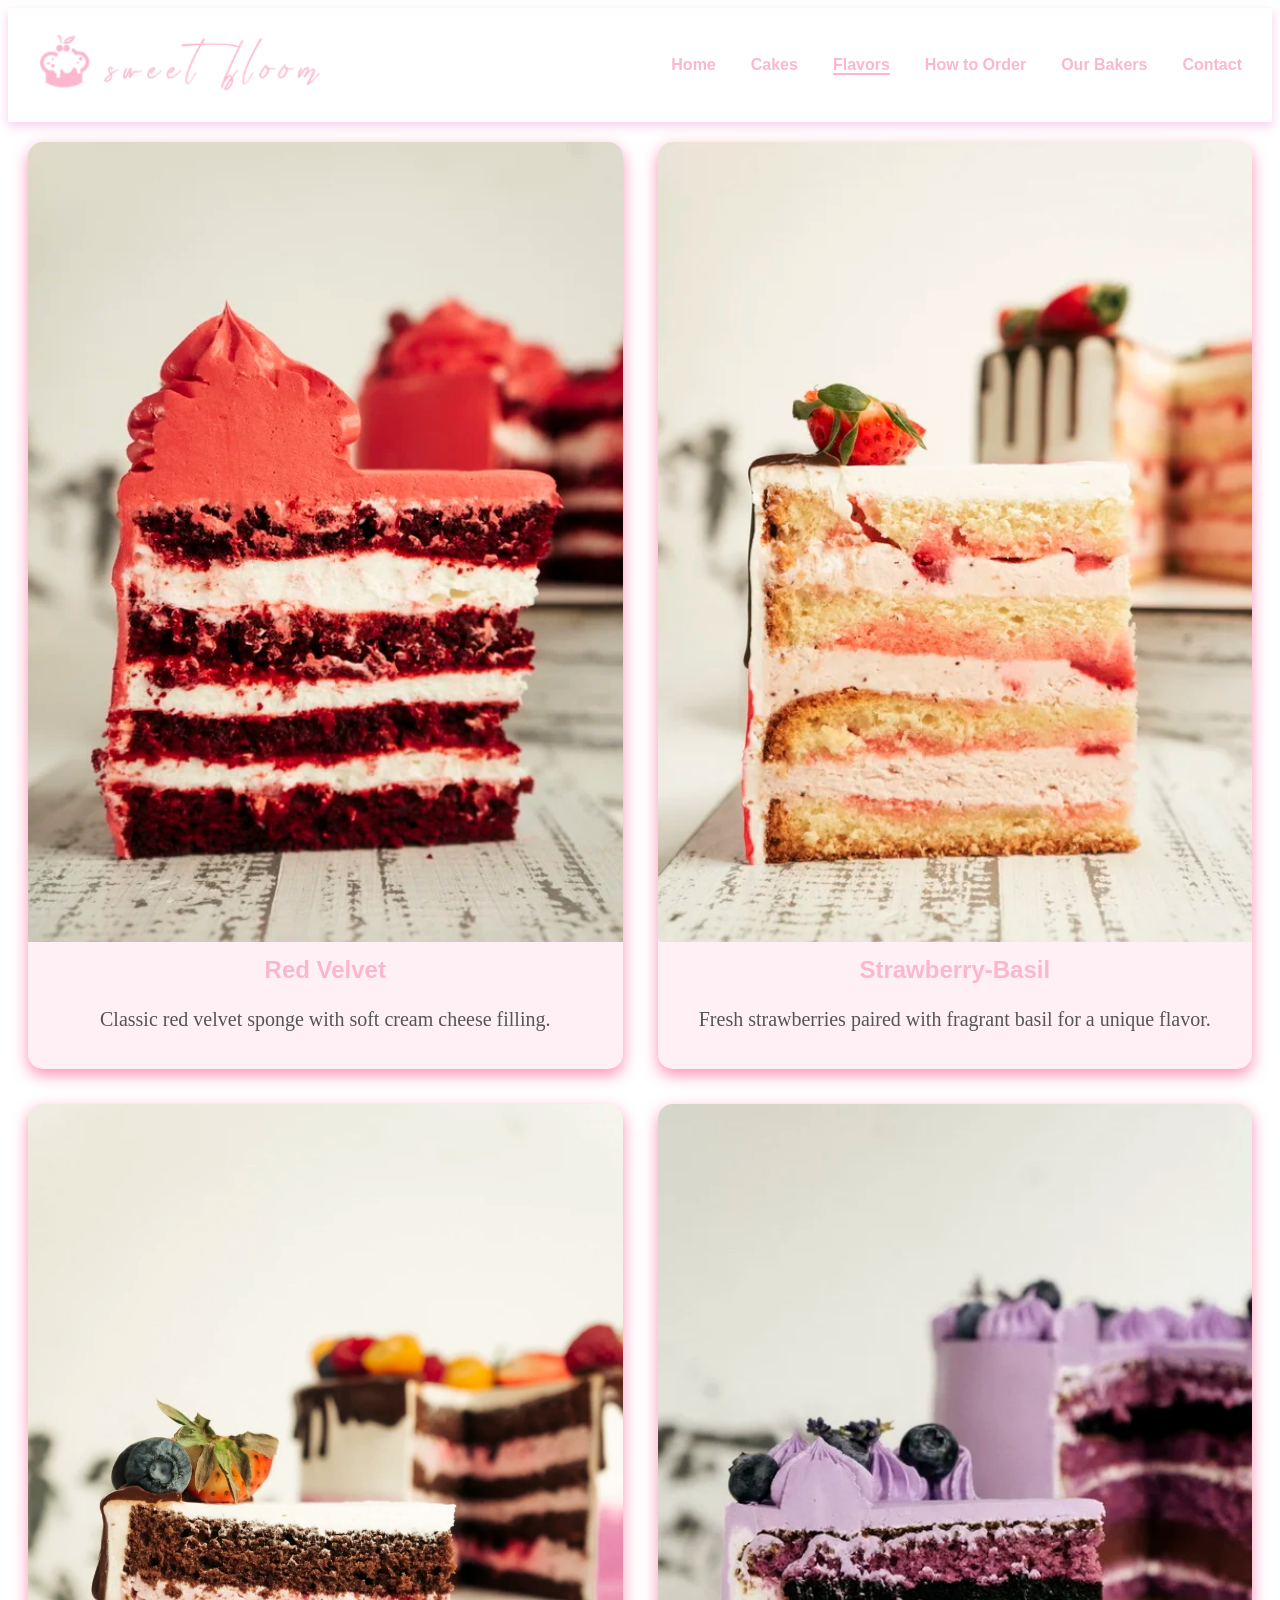
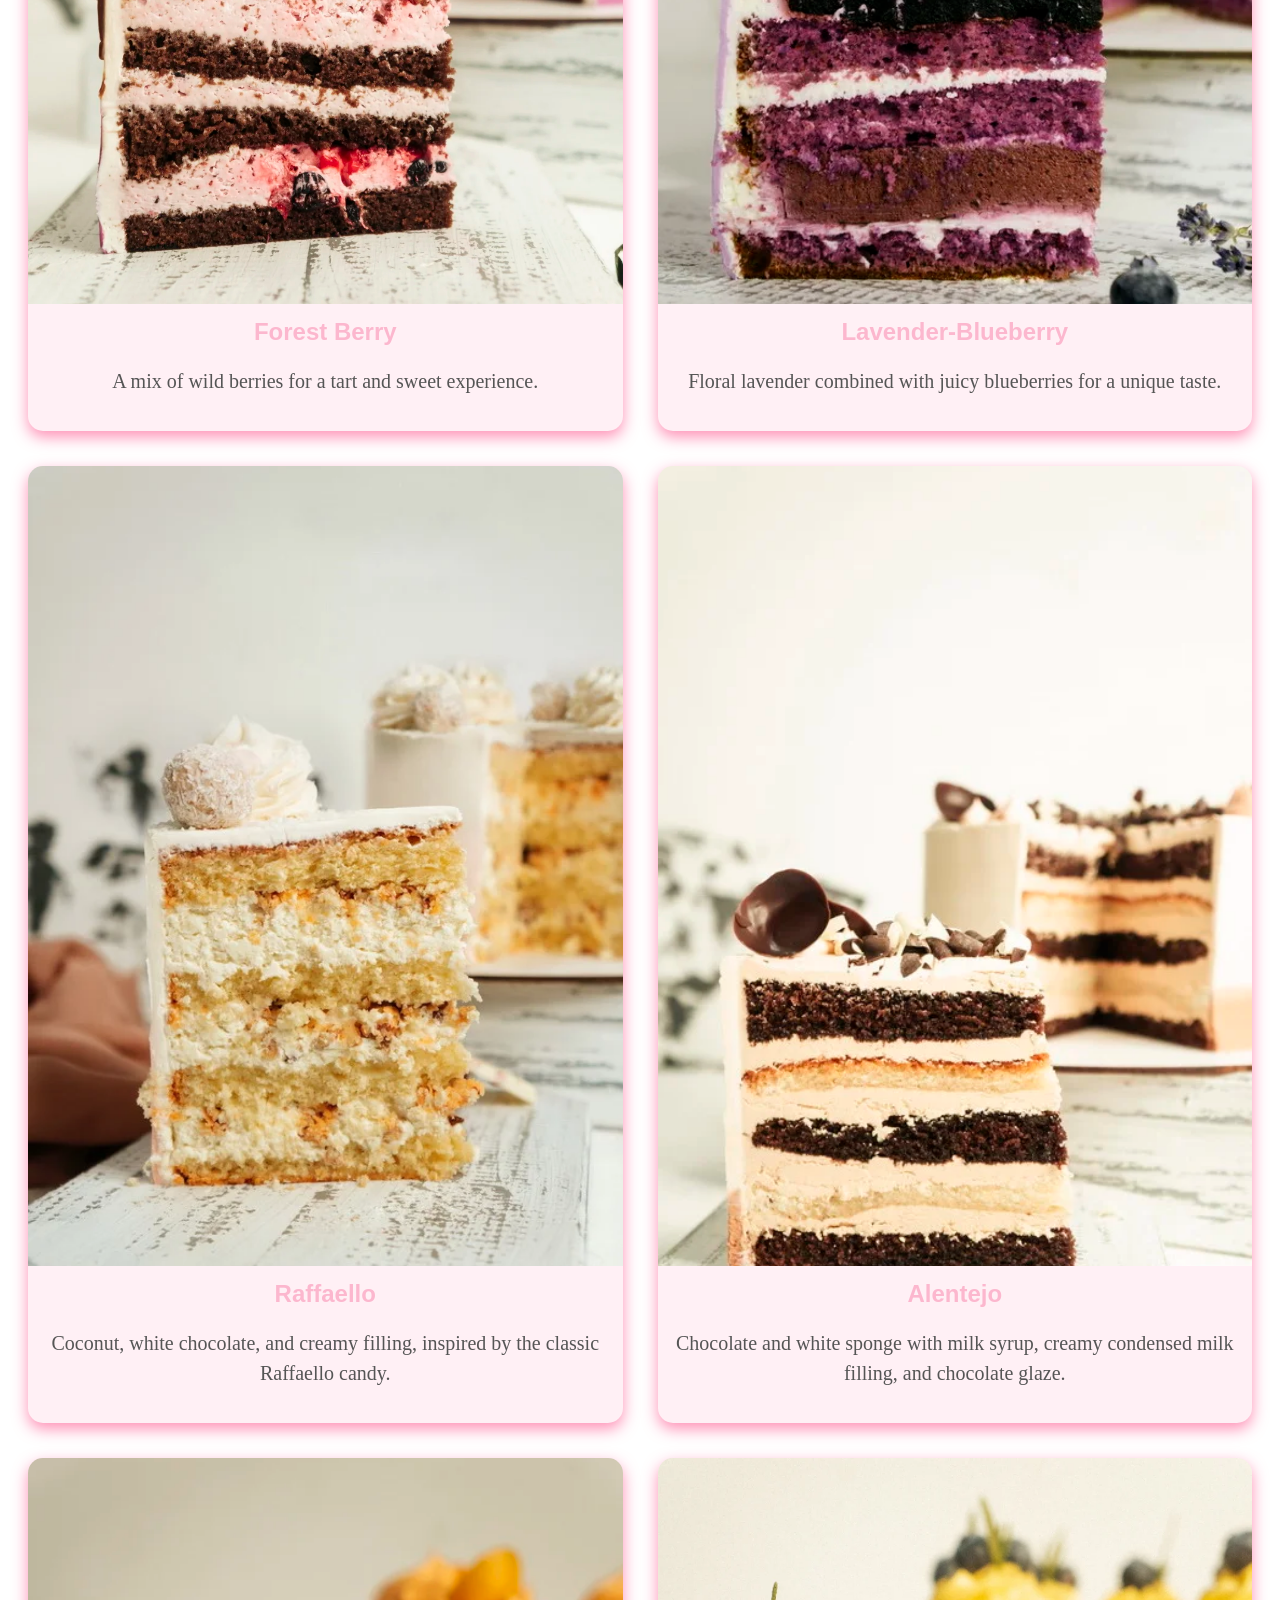
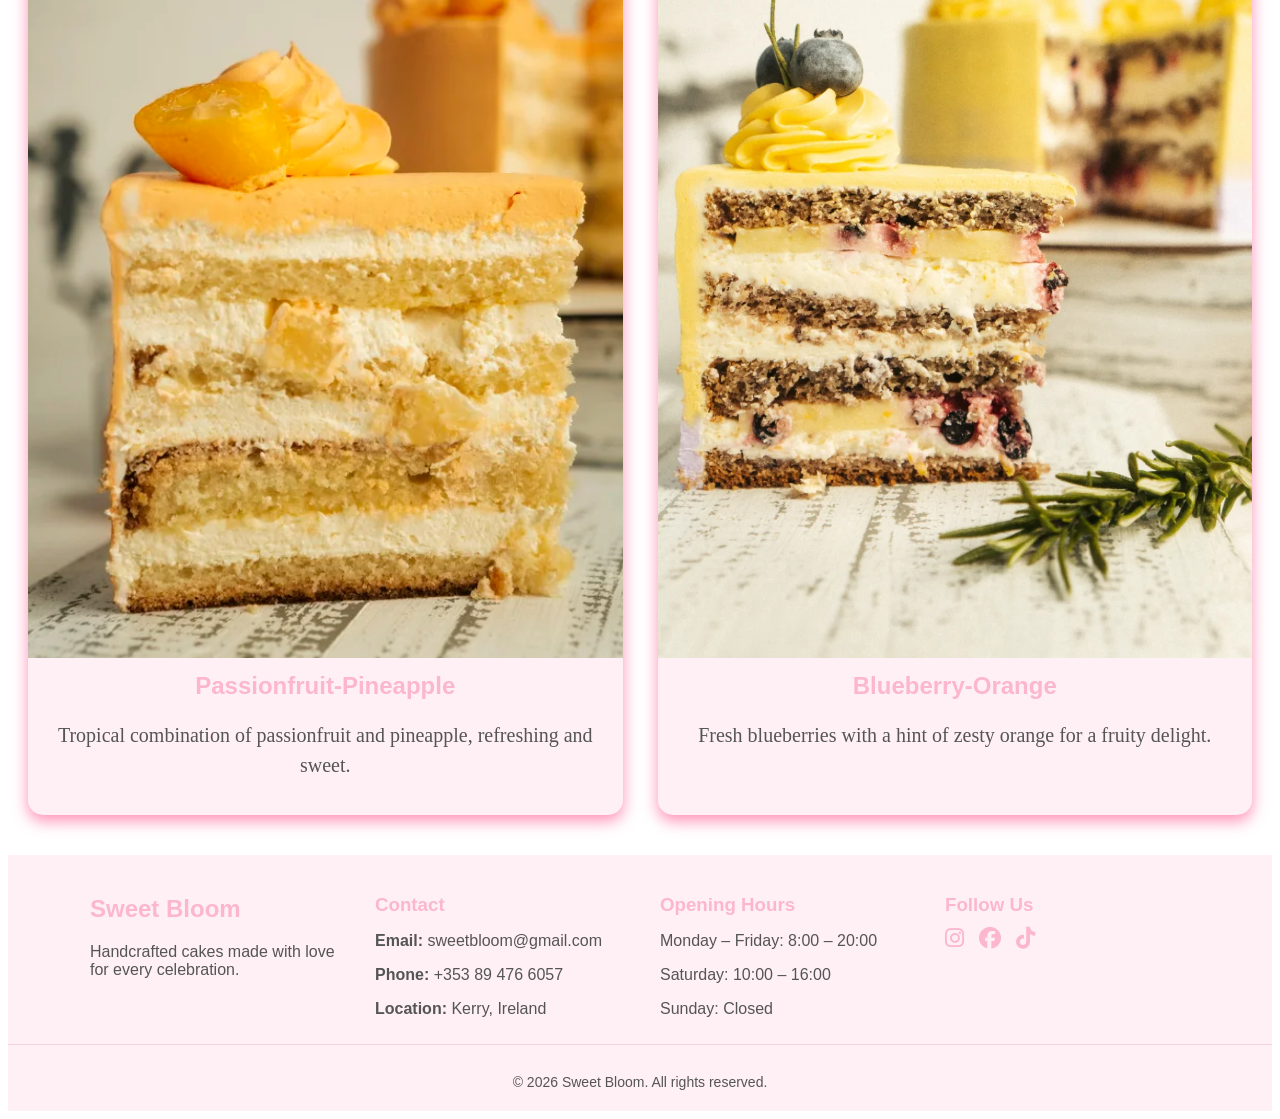
<file: pages/flavors.html>
<!doctype html>
<html lang="en">
  <head>
    <meta charset="UTF-8" />
    <meta name="viewport" content="width=device-width, initial-scale=1.0" />
    <title>Flavors</title>
  </head>

  <link
      rel="stylesheet"
      href="https://cdnjs.cloudflare.com/ajax/libs/font-awesome/6.5.0/css/all.min.css"
    />
  <link rel="stylesheet" href="../styles/flavors.css" />
  <body>
    <header>
      <nav class="navbar">
        <a href="../index.html" class="logo">
          <img
            src="../images/logo/Screenshot 2026-03-10 151927.png"
            alt="Sweet Bloom"
          />
        </a>
        <ul class="nav-menu">
          <li><a href="../index.html">Home</a></li>
          <li><a href="./cakes.html">Cakes</a></li>
          <li><a href="#" class="active">Flavors</a></li>
          <li><a href="./order.html">How to Order</a></li>
          <li><a href="./bakers.html">Our Bakers</a></li>
          <li><a href="./contact.html">Contact</a></li>
        </ul>
      </nav>
    </header>
    <main>
      <div class="flavors-container">
        <div class="flavor-card">
          <img src="../images/cake flavors/Red velvet.webp" alt="Red Velvet" />
          <h2>Red Velvet</h2>
          <p>Classic red velvet sponge with soft cream cheese filling.</p>
        </div>

        <div class="flavor-card">
          <img
            src="../images/cake flavors/Strawberry-basil.webp"
            alt="Strawberry-Basil"
          />
          <h2>Strawberry-Basil</h2>
          <p>
            Fresh strawberries paired with fragrant basil for a unique flavor.
          </p>
        </div>

        <div class="flavor-card">
          <img
            src="../images/cake flavors/Forest berry.webp"
            alt="Forest Berry"
          />
          <h2>Forest Berry</h2>
          <p>A mix of wild berries for a tart and sweet experience.</p>
        </div>

        <div class="flavor-card">
          <img
            src="../images/cake flavors/Lavender-blueberry.webp"
            alt="Lavender-Blueberry"
          />
          <h2>Lavender-Blueberry</h2>
          <p>
            Floral lavender combined with juicy blueberries for a unique taste.
          </p>
        </div>

        <div class="flavor-card">
          <img src="../images/cake flavors/Raffaello.webp" alt="Raffaello" />
          <h2>Raffaello</h2>
          <p>
            Coconut, white chocolate, and creamy filling, inspired by the
            classic Raffaello candy.
          </p>
        </div>

        <div class="flavor-card">
          <img src="../images/cake flavors/Alentejo.webp" alt="Alentejo" />
          <h2>Alentejo</h2>
          <p>
            Chocolate and white sponge with milk syrup, creamy condensed milk
            filling, and chocolate glaze.
          </p>
        </div>

        <div class="flavor-card">
          <img
            src="../images/cake flavors/Passion fruit-pineapple.webp"
            alt="Passionfruit-Pineapple"
          />
          <h2>Passionfruit-Pineapple</h2>
          <p>
            Tropical combination of passionfruit and pineapple, refreshing and
            sweet.
          </p>
        </div>

        <div class="flavor-card">
          <img
            src="../images/cake flavors/Blueberry-orange.webp"
            alt="Blueberry-Orange"
          />
          <h2>Blueberry-Orange</h2>
          <p>
            Fresh blueberries with a hint of zesty orange for a fruity delight.
          </p>
        </div>
      </div>
    </main>
    <footer class="site-footer">
      <div class="footer-container">
        <div class="footer-brand">
          <h2>Sweet Bloom</h2>
          <p>Handcrafted cakes made with love for every celebration.</p>
        </div>

        <div class="footer-contact">
          <h3>Contact</h3>
          <p><strong>Email:</strong> sweetbloom@gmail.com</p>
          <p><strong>Phone:</strong> +353 89 476 6057</p>
          <p><strong>Location:</strong> Kerry, Ireland</p>
        </div>

        <div class="footer-hours">
          <h3>Opening Hours</h3>
          <p>Monday – Friday: 8:00 – 20:00</p>
          <p>Saturday: 10:00 – 16:00</p>
          <p>Sunday: Closed</p>
        </div>

        <div class="footer-social">
          <h3>Follow Us</h3>

          <div class="social-icons">
            <a
              href="https://www.instagram.com/lizaa_aleks?igsh=bGlyYTc5bWZrcmZ3&utm_source=qr"
            >
              <i class="fa-brands fa-instagram"></i>
            </a>

            <a
              href="https://www.facebook.com/share/1AzQHWhmpN/?mibextid=wwXIfr"
            >
              <i class="fa-brands fa-facebook"></i>
            </a>

            <a
              href="https://www.tiktok.com/@lizaaleks1108?_r=1&_t=ZS-94eVuQFwfno"
            >
              <i class="fa-brands fa-tiktok"></i>
            </a>
          </div>
        </div>
      </div>

      <div class="footer-bottom">
        <p>© 2026 Sweet Bloom. All rights reserved.</p>
      </div>
    </footer>
  </body>
</html>
</file>
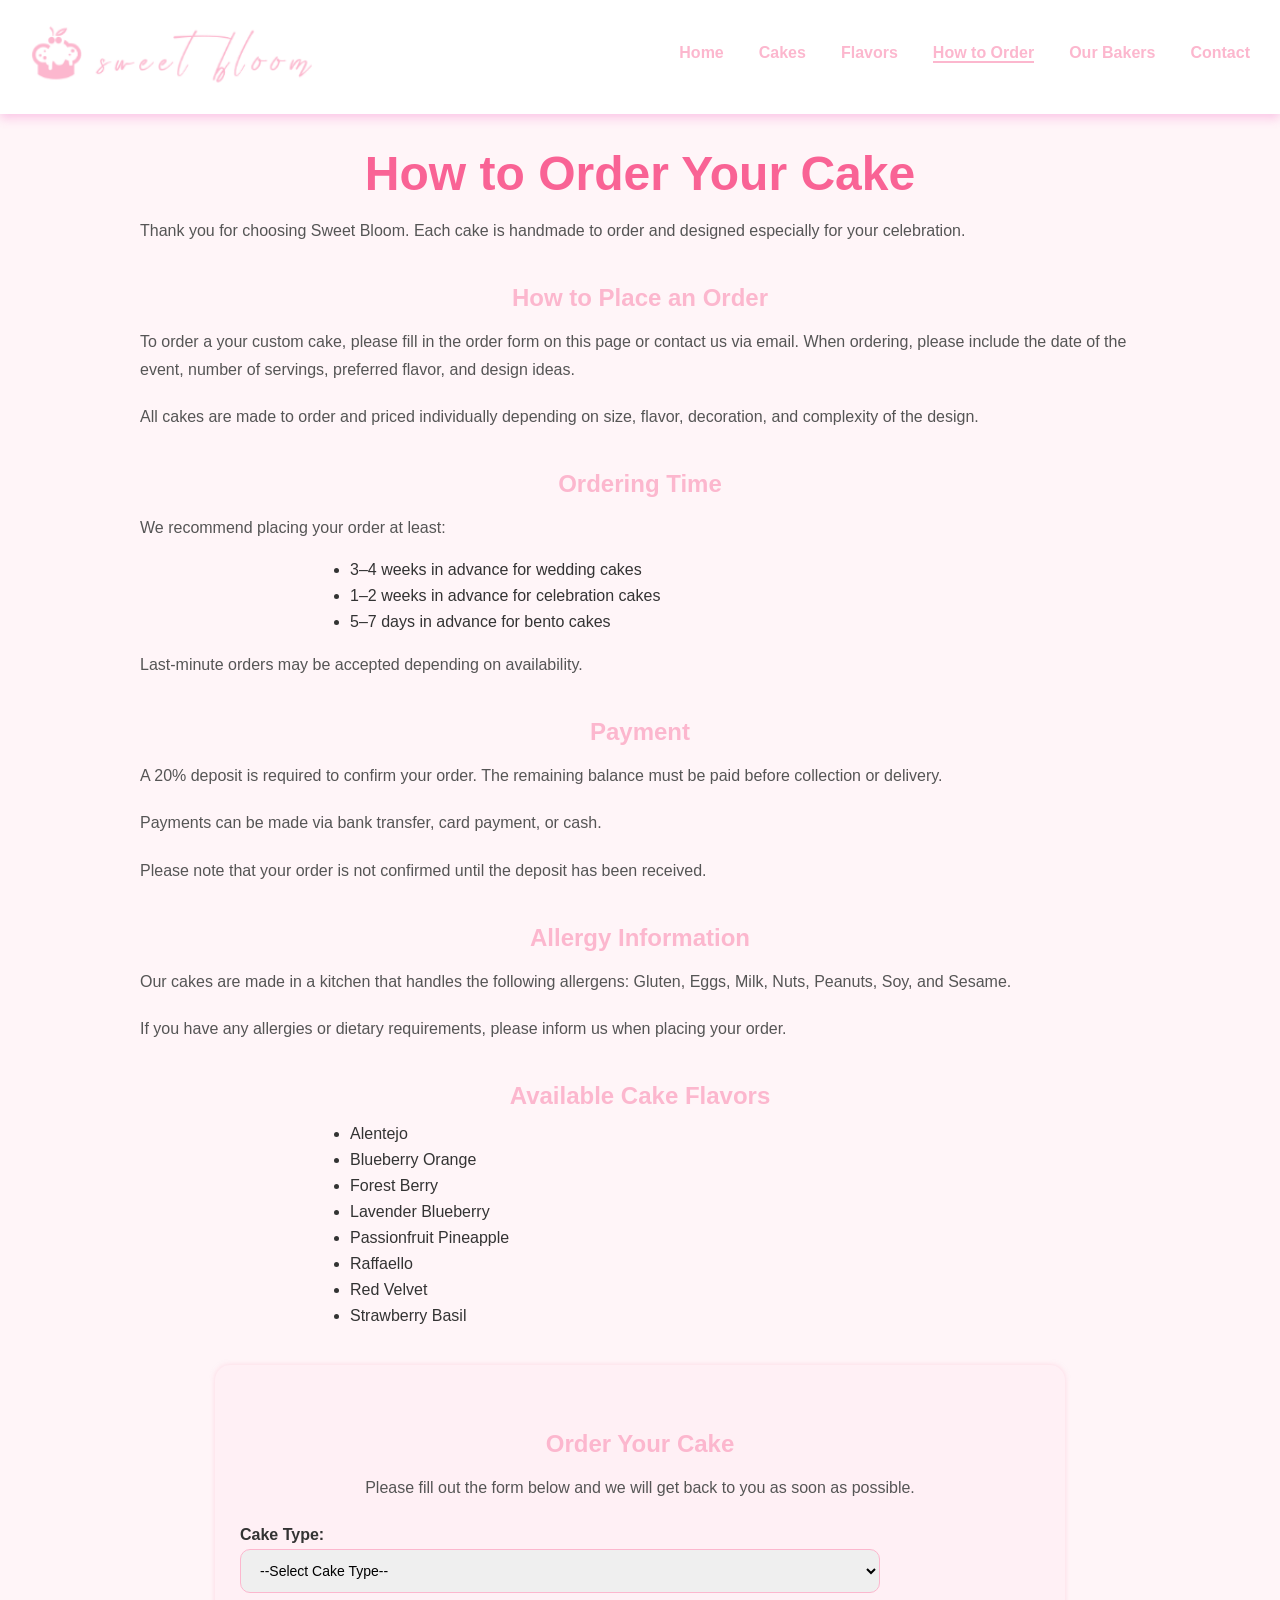
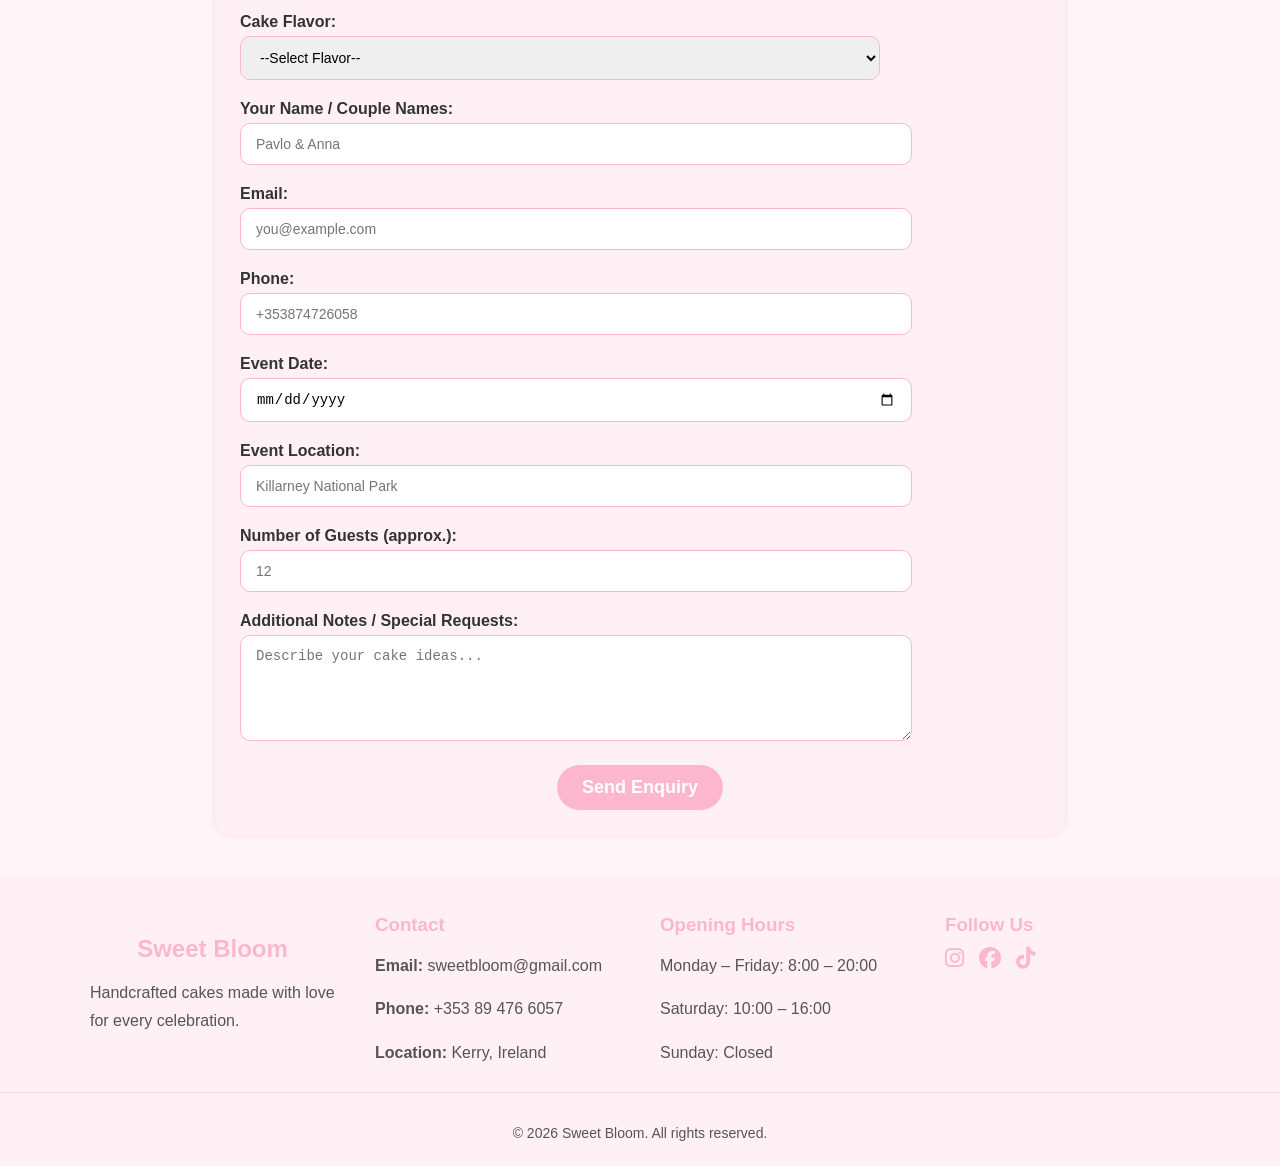
<file: pages/order.html>
<!doctype html>
<html lang="en">
  <head>
    <meta charset="UTF-8" />
    <meta name="viewport" content="width=device-width, initial-scale=1.0" />
    <title>Order</title>
  </head>

  <link
      rel="stylesheet"
      href="https://cdnjs.cloudflare.com/ajax/libs/font-awesome/6.5.0/css/all.min.css"
    />
  <link rel="stylesheet" href="../styles/order.css" />
  <body>
    <header>
      <nav class="navbar">
        <a href="../index.html" class="logo">
          <img
            src="../images/logo/Screenshot 2026-03-10 151927.png"
            alt="Sweet Bloom"
          />
        </a>
        <ul class="nav-menu">
          <li><a href="../index.html">Home</a></li>
          <li><a href="./cakes.html">Cakes</a></li>
          <li><a href="./flavors.html">Flavors</a></li>
          <li><a href="#" class="active">How to Order</a></li>
          <li><a href="./bakers.html">Our Bakers</a></li>
          <li><a href="./contact.html">Contact</a></li>
        </ul>
      </nav>
    </header>
    <main>
      <h1>How to Order Your Cake</h1>
      <p>
        Thank you for choosing Sweet Bloom. Each cake is handmade to order and
        designed especially for your celebration.
      </p>

      <!-- How to Place an Order -->
      <h2>How to Place an Order</h2>
      <p>
        To order a your custom cake, please fill in the order form on this page
        or contact us via email. When ordering, please include the date of the
        event, number of servings, preferred flavor, and design ideas.
      </p>
      <p>
        All cakes are made to order and priced individually depending on size,
        flavor, decoration, and complexity of the design.
      </p>

      <!-- Ordering Time -->
      <h2>Ordering Time</h2>
      <p>We recommend placing your order at least:</p>
      <ul>
        <li>3–4 weeks in advance for wedding cakes</li>
        <li>1–2 weeks in advance for celebration cakes</li>
        <li>5–7 days in advance for bento cakes</li>
      </ul>
      <p>Last-minute orders may be accepted depending on availability.</p>

      <!-- Payment -->
      <h2>Payment</h2>
      <p>
        A 20% deposit is required to confirm your order. The remaining balance
        must be paid before collection or delivery.
      </p>
      <p>Payments can be made via bank transfer, card payment, or cash.</p>
      <p>
        Please note that your order is not confirmed until the deposit has been
        received.
      </p>

      <!-- Allergy Information -->
      <h2>Allergy Information</h2>
      <p>
        Our cakes are made in a kitchen that handles the following allergens:
        Gluten, Eggs, Milk, Nuts, Peanuts, Soy, and Sesame.
      </p>
      <p>
        If you have any allergies or dietary requirements, please inform us when
        placing your order.
      </p>

      <!-- Available Cake Flavors -->
      <h2>Available Cake Flavors</h2>
      <ul>
        <li>Alentejo</li>
        <li>Blueberry Orange</li>
        <li>Forest Berry</li>
        <li>Lavender Blueberry</li>
        <li>Passionfruit Pineapple</li>
        <li>Raffaello</li>
        <li>Red Velvet</li>
        <li>Strawberry Basil</li>
      </ul>

      <!-- Order Form -->
      <section class="order-form-section">
        <h2>Order Your Cake</h2>
        <p>
          Please fill out the form below and we will get back to you as soon as
          possible.
        </p>

        <form class="order-form">
          <label for="cake-type">Cake Type:</label>
          <select id="cake-type" name="cake-type" required>
            <option value="">--Select Cake Type--</option>
            <option value="wedding">Wedding Cake</option>
            <option value="birthday">Birthday Cake</option>
            <option value="corporate">Corporate Cake</option>
            <option value="kids">Kids' Cake</option>
            <option value="bento">Bento Cake</option>
          </select>

          <label for="flavor">Cake Flavor:</label>
          <select id="flavor" name="flavor" required>
            <option value="">--Select Flavor--</option>
            <option value="Alentejo">Alentejo</option>
            <option value="Blueberry Orange">Blueberry Orange</option>
            <option value="Forest Berry">Forest Berry</option>
            <option value="Lavender Blueberry">Lavender Blueberry</option>
            <option value="Passionfruit Pineapple">
              Passionfruit Pineapple
            </option>
            <option value="Raffaello">Raffaello</option>
            <option value="Red Velvet">Red Velvet</option>
            <option value="Strawberry Basil">Strawberry Basil</option>
          </select>

          <label for="names">Your Name / Couple Names:</label>
          <input
            type="text"
            id="names"
            name="names"
            placeholder="Pavlo & Anna"
            required
          />

          <label for="email">Email:</label>
          <input
            type="email"
            id="email"
            name="email"
            placeholder="you@example.com"
            required
          />

          <label for="phone">Phone:</label>
          <input
            type="tel"
            id="phone"
            name="phone"
            placeholder="+353874726058"
            required
          />

          <label for="date">Event Date:</label>
          <input type="date" id="date" name="date" required />

          <label for="location">Event Location:</label>
          <input
            type="text"
            id="location"
            name="location"
            placeholder="Killarney National Park"
            required
          />

          <label for="guests">Number of Guests (approx.):</label>
          <input
            type="number"
            id="guests"
            name="guests"
            placeholder="12"
            min="1"
            required
          />

          <label for="message">Additional Notes / Special Requests:</label>
          <textarea
            id="message"
            name="message"
            rows="5"
            placeholder="Describe your cake ideas..."
            required
          ></textarea>

          <button type="submit">Send Enquiry</button>
        </form>
      </section>
    </main>
    <footer class="site-footer">
      <div class="footer-container">
        <div class="footer-brand">
          <h2>Sweet Bloom</h2>
          <p>Handcrafted cakes made with love for every celebration.</p>
        </div>

        <div class="footer-contact">
          <h3>Contact</h3>
          <p><strong>Email:</strong> sweetbloom@gmail.com</p>
          <p><strong>Phone:</strong> +353 89 476 6057</p>
          <p><strong>Location:</strong> Kerry, Ireland</p>
        </div>

        <div class="footer-hours">
          <h3>Opening Hours</h3>
          <p>Monday – Friday: 8:00 – 20:00</p>
          <p>Saturday: 10:00 – 16:00</p>
          <p>Sunday: Closed</p>
        </div>

        <div class="footer-social">
          <h3>Follow Us</h3>

          <div class="social-icons">
            <a
              href="https://www.instagram.com/lizaa_aleks?igsh=bGlyYTc5bWZrcmZ3&utm_source=qr"
            >
              <i class="fa-brands fa-instagram"></i>
            </a>

            <a
              href="https://www.facebook.com/share/1AzQHWhmpN/?mibextid=wwXIfr"
            >
              <i class="fa-brands fa-facebook"></i>
            </a>

            <a
              href="https://www.tiktok.com/@lizaaleks1108?_r=1&_t=ZS-94eVuQFwfno"
            >
              <i class="fa-brands fa-tiktok"></i>
            </a>
          </div>
        </div>
      </div>

      <div class="footer-bottom">
        <p>© 2026 Sweet Bloom. All rights reserved.</p>
      </div>
    </footer>
  </body>
</html>
</file>
<file: styles/index.css>
/* Header and nabigation for all pages */
.navbar {
  display: flex;
  align-items: center;
  justify-content: space-between;
  padding: 20px 30px;
  background-color: #ffffff;
  box-shadow: 0 4px 10px rgba(238, 87, 188, 0.3);
}

.navbar a.logo img {
  height: 70px;
}

.nav-menu {
  display: flex;
  list-style: none;
  gap: 35px;
  margin: 0;
  padding: 0;
}

.nav-menu li a {
  color: #fcb7ce;
  text-decoration: none;
  font-weight: 600;
  font-size: medium;
  font-family: "Arial", sans-serif;
  transition:
    color 0.3s,
    transform 0.3s;
}

.nav-menu li a:hover,
.nav-menu li a:focus {
  color: #f96395;
  transform: scale(1.05);
}

.nav-menu li a.active {
  border-bottom: 2px solid #fcb7ce;
}

@media (max-width: 768px) {
  .navbar {
    flex-direction: column;
    gap: 10px;
  }
  .nav-menu {
    flex-direction: column;
    gap: 15px;
  }
}

/* General styles */
h2 {
  color: #fcb7ce;
  font-size: 24px;
  margin-bottom: 20px;
}

p {
  color: #555;
  font-size: 20px;
  line-height: 1.6;
}

/* Hero */
.hero {
  height: 75vh;
  background:
    linear-gradient(rgba(255, 255, 255, 0.6), rgba(255, 255, 255, 0.6)),
    url("../images/hero/hero.png");
  background-size: cover;
  background-position: center;

  display: flex;
  justify-content: center;
  align-items: center;
  text-align: center;
}

.hero-text h1 {
  font-size: 48px;
  color: #fcb7ce;
}

.hero-text p {
  margin: 15px 0 30px;
}

.hero-btn,
.calltoaction-btn {
  background: #fcb7ce;
  color: white;
  padding: 12px 28px;
  border-radius: 25px;
  text-decoration: none;
  font-weight: 600;
}

.hero-btn:hover,
.hero-btn:focus,
.calltoaction-btn:hover,
.calltoaction-btn:focus {
  background: #ff6fa3;
}

/* About us */
.about {
  max-width: 900px;
  margin: 60px auto;
  text-align: center;
}

/* Categories */
.categories {
  padding: 60px 20px;
  background: #fff7fa;
  text-align: center;
}

.categories h2 {
  margin-bottom: 40px;
}

.categories-container {
  display: grid;
  grid-template-columns: repeat(auto-fit, minmax(250px, 1fr));
  gap: 30px;
  max-width: 1000px;
  margin: auto;
}

.category-card {
  background: white;
  padding: 30px;
  border-radius: 15px;
  box-shadow: 0 8px 20px rgba(0, 0, 0, 0.08);
}

.category-card h3 {
  font-size: 22px;
  color: #fcb7ce;
}

/* Why us */
.why-us {
  padding: 60px 20px;
  text-align: center;
}

.why-us h2 {
  margin-bottom: 40px;
}

.why-container {
  display: grid;
  grid-template-columns: repeat(auto-fit, minmax(220px, 1fr));
  gap: 25px;
  max-width: 1000px;
  margin: auto;
}

.why-card {
  background: #fff0f5;
  padding: 25px;
  border-radius: 15px;
}

/* Review */
.reviews {
  padding: 70px 20px;
  background: #fff7fa;
  text-align: center;
}

.reviews h2 {
  margin-bottom: 10px;
}

.reviews p {
  margin-bottom: 40px;
}

.reviews-container {
  max-width: 1100px;
  margin: auto;
  display: grid;
  grid-template-columns: repeat(auto-fit, minmax(250px, 1fr));
  gap: 25px;
}

.review-card {
  background: white;
  padding: 25px;
  border-radius: 15px;
  box-shadow: 0 6px 15px rgba(238, 87, 188, 0.5);
  transition: 0.3s;
}

.review-card:hover {
  transform: translateY(-5px);
}

.review-card h4 {
  margin-top: 15px;
  color: #fcb7ce;
}

/* Call to action */
.calltoaction {
  background: white;
  padding: 60px 20px;
  text-align: center;
  color: #fcb7ce;
}

.site-footer {
  background: #fff0f5;
  margin-top: 20px;
  padding-top: 20px;
  font-family: Arial, sans-serif;
}

.footer-container {
  max-width: 1100px;
  margin: auto;
  display: grid;
  grid-template-columns: repeat(auto-fit, minmax(200px,1fr));
  gap: 40px;
  /* padding: 20px; */
}

.site-footer h2 {
  color: #FCB7CE;
}

.site-footer h3 {
  color: #FCB7CE;
  margin-bottom: 10px;
}

.site-footer p {
  color: #555;
  margin-bottom: 6px;
}

.social-icons {
  display: flex;
  gap: 15px;
  margin-top: 10px;
}

.social-icons a {
  font-size: 22px;
  color: #FCB7CE;
  transition: 0.3s;
}

.social-icons a:hover {
  color: #ff6fa3;
  transform: scale(1.2);
}

.footer-bottom {
  text-align: center;
  padding: 15px;
  border-top: 1px solid #f3d3dd;
  margin-top: 20px;
  font-size: 14px;
}
</file>
<file: styles/bakers.css>
.navbar {
  display: flex;
  align-items: center;
  justify-content: space-between;
  padding: 20px 30px;
  background-color: #ffffff;
  box-shadow: 0 4px 10px rgba(238, 87, 188, 0.3);
}

.navbar a.logo img {
  height: 70px;
}

.nav-menu {
  display: flex;
  list-style: none;
  gap: 35px;
  margin: 0;
  padding: 0;
}

.nav-menu li a {
  color: #fcb7ce;
  text-decoration: none;
  font-weight: 600;
  font-size: medium;
  font-family: "Arial", sans-serif;
  transition:
    color 0.3s,
    transform 0.3s;
}

.nav-menu li a:hover,
.nav-menu li a:focus {
  color: #f96395;
  transform: scale(1.05);
}

.nav-menu li a.active {
  border-bottom: 2px solid #fcb7ce;
}

@media (max-width: 768px) {
  .navbar {
    flex-direction: column;
    gap: 10px;
  }
  .nav-menu {
    flex-direction: column;
    gap: 15px;
  }
}

.bakers-section {
  max-width: 1100px;
  margin: 20px auto;
  padding: 20px;
  text-align: center;
}

.bakers-section h1 {
  color: #f96395;
  font-size: 48px;
  margin-bottom: 10px;
  text-align: center;
}

.bakers-section p {
  font-size: 20px;
  color: #555;
  margin-bottom: 40px;
}

.bakers-container {
  display: grid;
  grid-template-columns: repeat(auto-fit, minmax(300px, 1fr));
  gap: 30px;
}

.baker-card {
  background: white;
  border-radius: 15px;
  overflow: hidden;
  box-shadow: 0 0 5px rgba(252, 183, 206, 0.5);
  transition: transform 0.3s ease;
}

.baker-card:hover {
  transform: translateY(-5px);
}

.baker-card img {
  width: 100%;
  height: 420px;
  object-fit: cover;
}

.baker-card h2 {
  font-size: 24px;
  color: #fcb7ce;
  margin: 15px 0 10px;
}

.baker-card p {
  padding: 0 15px 20px;
  font-size: 20px;
  line-height: 1.6;
}

.site-footer {
  background: #fff0f5;
  margin-top: 20px;
  padding-top: 20px;
  font-family: Arial, sans-serif;
}

.footer-container {
  max-width: 1100px;
  margin: auto;
  display: grid;
  grid-template-columns: repeat(auto-fit, minmax(200px,1fr));
  gap: 40px;
  /* padding: 20px; */
}

.site-footer h2 {
  color: #FCB7CE;
}

.site-footer h3 {
  color: #FCB7CE;
  margin-bottom: 10px;
}

.site-footer p {
  color: #555;
  margin-bottom: 6px;
}

.social-icons {
  display: flex;
  gap: 15px;
  margin-top: 10px;
}

.social-icons a {
  font-size: 22px;
  color: #FCB7CE;
  transition: 0.3s;
}

.social-icons a:hover {
  color: #ff6fa3;
  transform: scale(1.2);
}

.footer-bottom {
  text-align: center;
  padding: 15px;
  border-top: 1px solid #f3d3dd;
  margin-top: 20px;
  font-size: 14px;
}
</file>
<file: styles/cakes.css>
.navbar {
  display: flex;
  align-items: center;
  justify-content: space-between;
  padding: 20px 30px;
  background-color: #ffffff;
  box-shadow: 0 4px 10px rgba(238, 87, 188, 0.3);
}

.navbar a.logo img {
  height: 70px;
}

.nav-menu {
  display: flex;
  list-style: none;
  gap: 35px;
  margin: 0;
  padding: 0;
}

.nav-menu li a {
  color: #fcb7ce;
  text-decoration: none;
  font-weight: 600;
  font-size: medium;
  font-family: "Arial", sans-serif;
  transition:
    color 0.3s,
    transform 0.3s;
}

.nav-menu li a:hover,
.nav-menu li a:focus {
  color: #f96395;
  transform: scale(1.05);
}

.nav-menu li a.active {
  border-bottom: 2px solid #fcb7ce;
}

@media (max-width: 768px) {
  .navbar {
    flex-direction: column;
    gap: 10px;
  }
  .nav-menu {
    flex-direction: column;
    gap: 15px;
  }
}

.cake-buttons {
  display: flex;
  flex-wrap: wrap;
  gap: 30px;
  margin: 40px 0;
  justify-content: center;
}

.cake-buttons button {
  background-color: #fcb7ce;
  color: white;
  border: none;
  border-radius: 25px;
  padding: 10px 25px;
  font-size: 16px;
  font-weight: 600;
  cursor: pointer;
  transition: all 0.3s ease;
  box-shadow: 0 4px 10px rgba(238, 87, 188, 0.3);
}

.cake-buttons button:hover,
.cake-buttons button:focus {
  background-color: #f96395;
  box-shadow: 0 6px 15px rgba(238, 87, 188, 0.5);
}

.cake-category {
  display: none;
}

.cake-category.active {
  display: block;
}

.cake-category p {
  font-family: "Georgia", serif;
  font-size: 20px;
  font-weight: 400;
  color: #333333;
  text-align: center;
  max-width: 700px;
  margin: 0 auto 25px auto;
  line-height: 1.6;
}

.cake-grid {
  display: grid;
  grid-template-columns: repeat(auto-fit, minmax(500px, 1fr));
  gap: 20px;
  margin-top: 15px;
}

.cake-grid img {
  width: 100%;
  aspect-ratio: 1 / 1;
  object-fit: cover;
  border-radius: 12px;
  transition:
    transform 0.3s,
    box-shadow 0.3s;
  cursor: pointer;
}

.cake-grid img:hover,
.cake-grid img:focus {
  transform: scale(1.05);
  box-shadow: 0 8px 20px rgba(0, 0, 0, 0.2);
}

.site-footer {
  background: #fff0f5;
  margin-top: 20px;
  padding-top: 20px;
  font-family: Arial, sans-serif;
}

.footer-container {
  max-width: 1100px;
  margin: auto;
  display: grid;
  grid-template-columns: repeat(auto-fit, minmax(200px,1fr));
  gap: 40px;
  /* padding: 20px; */
}

.site-footer h2 {
  color: #FCB7CE;
}

.site-footer h3 {
  color: #FCB7CE;
  margin-bottom: 10px;
}

.site-footer p {
  color: #555;
  margin-bottom: 6px;
}

.social-icons {
  display: flex;
  gap: 15px;
  margin-top: 10px;
}

.social-icons a {
  font-size: 22px;
  color: #FCB7CE;
  transition: 0.3s;
}

.social-icons a:hover {
  color: #ff6fa3;
  transform: scale(1.2);
}

.footer-bottom {
  text-align: center;
  padding: 15px;
  border-top: 1px solid #f3d3dd;
  margin-top: 20px;
  font-size: 14px;
}
</file>
<file: styles/contact.css>
.navbar {
  display: flex;
  align-items: center;
  justify-content: space-between;
  padding: 20px 30px;
  background-color: #ffffff;
  box-shadow: 0 4px 10px rgba(238, 87, 188, 0.3);
}

.navbar a.logo img {
  height: 70px;
}

.nav-menu {
  display: flex;
  list-style: none;
  gap: 35px;
  margin: 0;
  padding: 0;
}

.nav-menu li a {
  color: #fcb7ce;
  text-decoration: none;
  font-weight: 600;
  font-size: medium;
  font-family: "Arial", sans-serif;
  transition:
    color 0.3s,
    transform 0.3s;
}

.nav-menu li a:hover,
.nav-menu li a:focus {
  color: #f96395;
  transform: scale(1.05);
}

.nav-menu li a.active {
  border-bottom: 2px solid #fcb7ce;
}

@media (max-width: 768px) {
  .navbar {
    flex-direction: column;
    gap: 10px;
  }
  .nav-menu {
    flex-direction: column;
    gap: 15px;
  }
}

.contact-page {
  max-width: 1100px;
  margin: 40px auto;
  padding: 20px;
  text-align: center;
}

.contact-page h1 {
  color: #f96395;
  font-size: 48px;
  margin-bottom: 10px;
  text-align: center;
}

.contact-page p {
  color: #555;
  font-size: 20px;
  line-height: 1.7;
  margin-bottom: 20px;
}

.contact-container {
  display: grid;
  grid-template-columns: 1fr 1fr;
  gap: 40px;
  text-align: left;
}

.contact-info {
  background: #fff0f5;
  font-size: 20px;
  padding: 25px;
  border-radius: 15px;
}

.contact-info h2,
.contact-info h3 {
  color: #fcb7ce;
}

.contact-form {
  background: #fff;
  padding: 35px;
  border-radius: 20px;
  box-shadow: 0 0 5px rgba(252, 183, 206, 0.5);
}

.contact-form h2 {
  color: #FCB7CE;
  margin-bottom: 5px;
}

.contact-form p {
  font-size: 20px;
  color: #777;
  margin-bottom: 25px;
}

.input-group {
  margin-bottom: 18px;
}

.input-group input,
.input-group textarea {
  width: 80%;
  padding: 14px 18px;
  border-radius: 25px;
  border: 1px solid #f3d3dd;
  font-size: 16px;
  background: #fff7fa;
  transition: 0.3s;
}

.input-group textarea {
  border-radius: 18px;
}

.input-group input:focus,
.input-group textarea:focus {
  outline: none;
  border-color: #FCB7CE;
  background: white;
  box-shadow: 0 0 6px rgba(252,183,206,0.3);
}

.send-btn {
  width: 80%;
  padding: 14px;
  background-color: #fcb7ce;
  color: white;
  border: none;
  border-radius: 25px;
  font-size: 18px;
  font-weight: 600;
  cursor: pointer;
  transition: all 0.3s ease;
}

.send-btn:hover,
.send-btn:focus {
  background-color: #f96395;
  transform: scale(1.10);
}

@media (max-width: 768px) {
  .contact-container {
    grid-template-columns: 1fr;
  }
}

.social-icons {
  display: flex;
  gap: 20px;
  margin-top: 10px;
}

.social-icons a {
  font-size: 40px;
  color: #FCB7CE;
  transition: 0.3s;
}

.social-icons a:hover {
  color: #f96395;
  transform: scale(1.20);
}

.site-footer {
  background: #fff0f5;
  margin-top: 20px;
  padding-top: 20px;
  font-family: Arial, sans-serif;
}

.footer-container {
  max-width: 1100px;
  margin: auto;
  display: grid;
  grid-template-columns: repeat(auto-fit, minmax(200px,1fr));
  gap: 40px;
  /* padding: 20px; */
}

.site-footer h2 {
  color: #FCB7CE;
}

.site-footer h3 {
  color: #FCB7CE;
  margin-bottom: 10px;
}

.site-footer p {
  color: #555;
  margin-bottom: 6px;
}

.social-icons {
  display: flex;
  gap: 15px;
  margin-top: 10px;
}

.social-icons a {
  font-size: 22px;
  color: #FCB7CE;
  transition: 0.3s;
}

.social-icons a:hover {
  color: #ff6fa3;
  transform: scale(1.2);
}

.footer-bottom {
  text-align: center;
  padding: 15px;
  border-top: 1px solid #f3d3dd;
  margin-top: 20px;
  font-size: 14px;
}
</file>
<file: styles/flavors.css>
.navbar {
  display: flex;
  align-items: center;
  justify-content: space-between;
  padding: 20px 30px;
  background-color: #ffffff;
  box-shadow: 0 4px 10px rgba(238, 87, 188, 0.3);
}

.navbar a.logo img {
  height: 70px;
}

.nav-menu {
  display: flex;
  list-style: none;
  gap: 35px;
  margin: 0;
  padding: 0;
}

.nav-menu li a {
  color: #fcb7ce;
  text-decoration: none;
  font-weight: 600;
  font-size: medium;
  font-family: "Arial", sans-serif;
  transition:
    color 0.3s,
    transform 0.3s;
}

.nav-menu li a:hover,
.nav-menu li a:focus {
  color: #f96395;
  transform: scale(1.05);
}

.nav-menu li a.active {
  border-bottom: 2px solid #fcb7ce;
}

@media (max-width: 768px) {
  .navbar {
    flex-direction: column;
    gap: 10px;
  }
  .nav-menu {
    flex-direction: column;
    gap: 15px;
  }
}

.flavors-container {
  display: grid;
  grid-template-columns: repeat(auto-fit, minmax(500px, 1fr));
  gap: 35px;
  padding: 20px;
}

.flavor-card {
  background-color: #fff0f5;
  border-radius: 15px;
  overflow: hidden;
  text-align: center;
  box-shadow: 0 6px 15px rgba(255, 35, 109, 0.5);
  transition:
    transform 0.3s,
    box-shadow 0.3s;
  padding-bottom: 15px;
}

.flavor-card img {
  width: 100%;
  height: 800px;
  object-fit: cover;
}

.flavor-card h2 {
  color: #fcb7ce;
  font-size: 24px;
  font-weight: 800;
  margin: 10px 0 5px 0;
  font-family: "Arial", sans-serif;
}

.flavor-card p {
  color: #555;
  font-size: 20px;
  padding: 0 10px;
  line-height: 1.5;
}

.flavor-card:hover {
  transform: translateY(-5px);
  box-shadow: 0 10px 25px rgba(252, 183, 206, 0.5);
}

.site-footer {
  background: #fff0f5;
  margin-top: 20px;
  padding-top: 20px;
  font-family: Arial, sans-serif;
}

.footer-container {
  max-width: 1100px;
  margin: auto;
  display: grid;
  grid-template-columns: repeat(auto-fit, minmax(200px,1fr));
  gap: 40px;
  /* padding: 20px; */
}

.site-footer h2 {
  color: #FCB7CE;
}

.site-footer h3 {
  color: #FCB7CE;
  margin-bottom: 10px;
}

.site-footer p {
  color: #555;
  margin-bottom: 6px;
}

.social-icons {
  display: flex;
  gap: 15px;
  margin-top: 10px;
}

.social-icons a {
  font-size: 22px;
  color: #FCB7CE;
  transition: 0.3s;
}

.social-icons a:hover {
  color: #ff6fa3;
  transform: scale(1.2);
}

.footer-bottom {
  text-align: center;
  padding: 15px;
  border-top: 1px solid #f3d3dd;
  margin-top: 20px;
  font-size: 14px;
}
</file>
<file: styles/order.css>
body {
  font-family: "Arial", sans-serif;
  background-color: #fff5f8;
  color: #333;
  margin: 0;
  padding: 0;
}

.navbar {
  display: flex;
  align-items: center;
  justify-content: space-between;
  padding: 20px 30px;
  background-color: #ffffff;
  box-shadow: 0 4px 10px rgba(238, 87, 188, 0.3);
}

.navbar a.logo img {
  height: 70px;
}

.nav-menu {
  display: flex;
  list-style: none;
  gap: 35px;
  margin: 0;
  padding: 0;
}

.nav-menu li a {
  color: #fcb7ce;
  text-decoration: none;
  font-weight: 600;
  font-size: medium;
  font-family: "Arial", sans-serif;
  transition:
    color 0.3s,
    transform 0.3s;
}

.nav-menu li a:hover,
.nav-menu li a:focus {
  color: #f96395;
  transform: scale(1.05);
}

.nav-menu li a.active {
  border-bottom: 2px solid #fcb7ce;
}

@media (max-width: 768px) {
  .navbar {
    flex-direction: column;
    gap: 10px;
  }
  .nav-menu {
    flex-direction: column;
    gap: 15px;
  }
}

main {
  max-width: 1000px;
  margin: 30px auto;
  padding: 0 20px;
}

h1 {
  color: #f96395;
  font-size: 48px;
  margin-bottom: 10px;
  text-align: center;
}

h2 {
  color: #fcb7ce;
  font-size: 24px;
  margin-top: 40px;
  margin-bottom: 15px;
  text-align: center;
}

p {
  color: #555;
  line-height: 1.7;
  margin-bottom: 20px;
}

ul {
  max-width: 600px;
  margin: 10px auto 20px;
  padding-left: 20px;
}

ul li {
  margin-bottom: 8px;
}

.order-form-section {
  max-width: 800px;
  margin: 40px auto;
  padding: 25px;
  background-color: #fff0f5;
  border-radius: 15px;
  box-shadow: 0 0 5px rgba(252, 183, 206, 0.5);
  text-align: left;
}

.order-form-section h2 {
  color: #fcb7ce;
  text-align: center;
  margin-bottom: 10px;
}

.order-form-section p {
  text-align: center;
  color: #555;
  margin-bottom: 25px;
}

.order-form label {
  display: block;
  font-weight: 600;
  margin-bottom: 5px;
  color: #333;
}

.order-form input,
.order-form select,
.order-form textarea {
  width: 80%;
  padding: 12px 15px;
  margin-bottom: 20px;
  border: 1px solid #fcb7ce;
  border-radius: 10px;
  font-size: 14px;
}

.order-form input:focus,
.order-form select:focus,
.order-form textarea:focus {
  outline: none;
  border-color: #ff52d9;
  box-shadow: 0 0 5px rgba(252, 183, 206, 0.5);
}

.order-form button {
  background-color: #fcb7ce;
  color: white;
  border: none;
  padding: 12px 25px;
  font-size: 18px;
  font-weight: 600;
  border-radius: 25px;
  cursor: pointer;
  transition: all 0.3s ease;
  display: block;
  margin: 0 auto;
}

.order-form button:hover,
.order-form button:focus {
  background-color: #f96395;
  transform: scale(1.20);
}


.site-footer {
  background: #fff0f5;
  margin-top: 20px;
  padding-top: 20px;
  font-family: Arial, sans-serif;
}

.footer-container {
  max-width: 1100px;
  margin: auto;
  display: grid;
  grid-template-columns: repeat(auto-fit, minmax(200px,1fr));
  gap: 40px;
  /* padding: 20px; */
}

.site-footer {
  background: #fff0f5;
  margin-top: 20px;
  padding-top: 20px;
  font-family: Arial, sans-serif;
}

.footer-container {
  max-width: 1100px;
  margin: auto;
  display: grid;
  grid-template-columns: repeat(auto-fit, minmax(200px,1fr));
  gap: 40px;
  /* padding: 20px; */
}

.site-footer h2 {
  color: #FCB7CE;
}

.site-footer h3 {
  color: #FCB7CE;
  margin-bottom: 10px;
}

.site-footer p {
  color: #555;
  margin-bottom: 6px;
}

.social-icons {
  display: flex;
  gap: 15px;
  margin-top: 10px;
}

.social-icons a {
  font-size: 22px;
  color: #FCB7CE;
  transition: 0.3s;
}

.social-icons a:hover {
  color: #ff6fa3;
  transform: scale(1.2);
}

.footer-bottom {
  text-align: center;
  padding: 15px;
  border-top: 1px solid #f3d3dd;
  margin-top: 20px;
  font-size: 14px;
}
</file>
